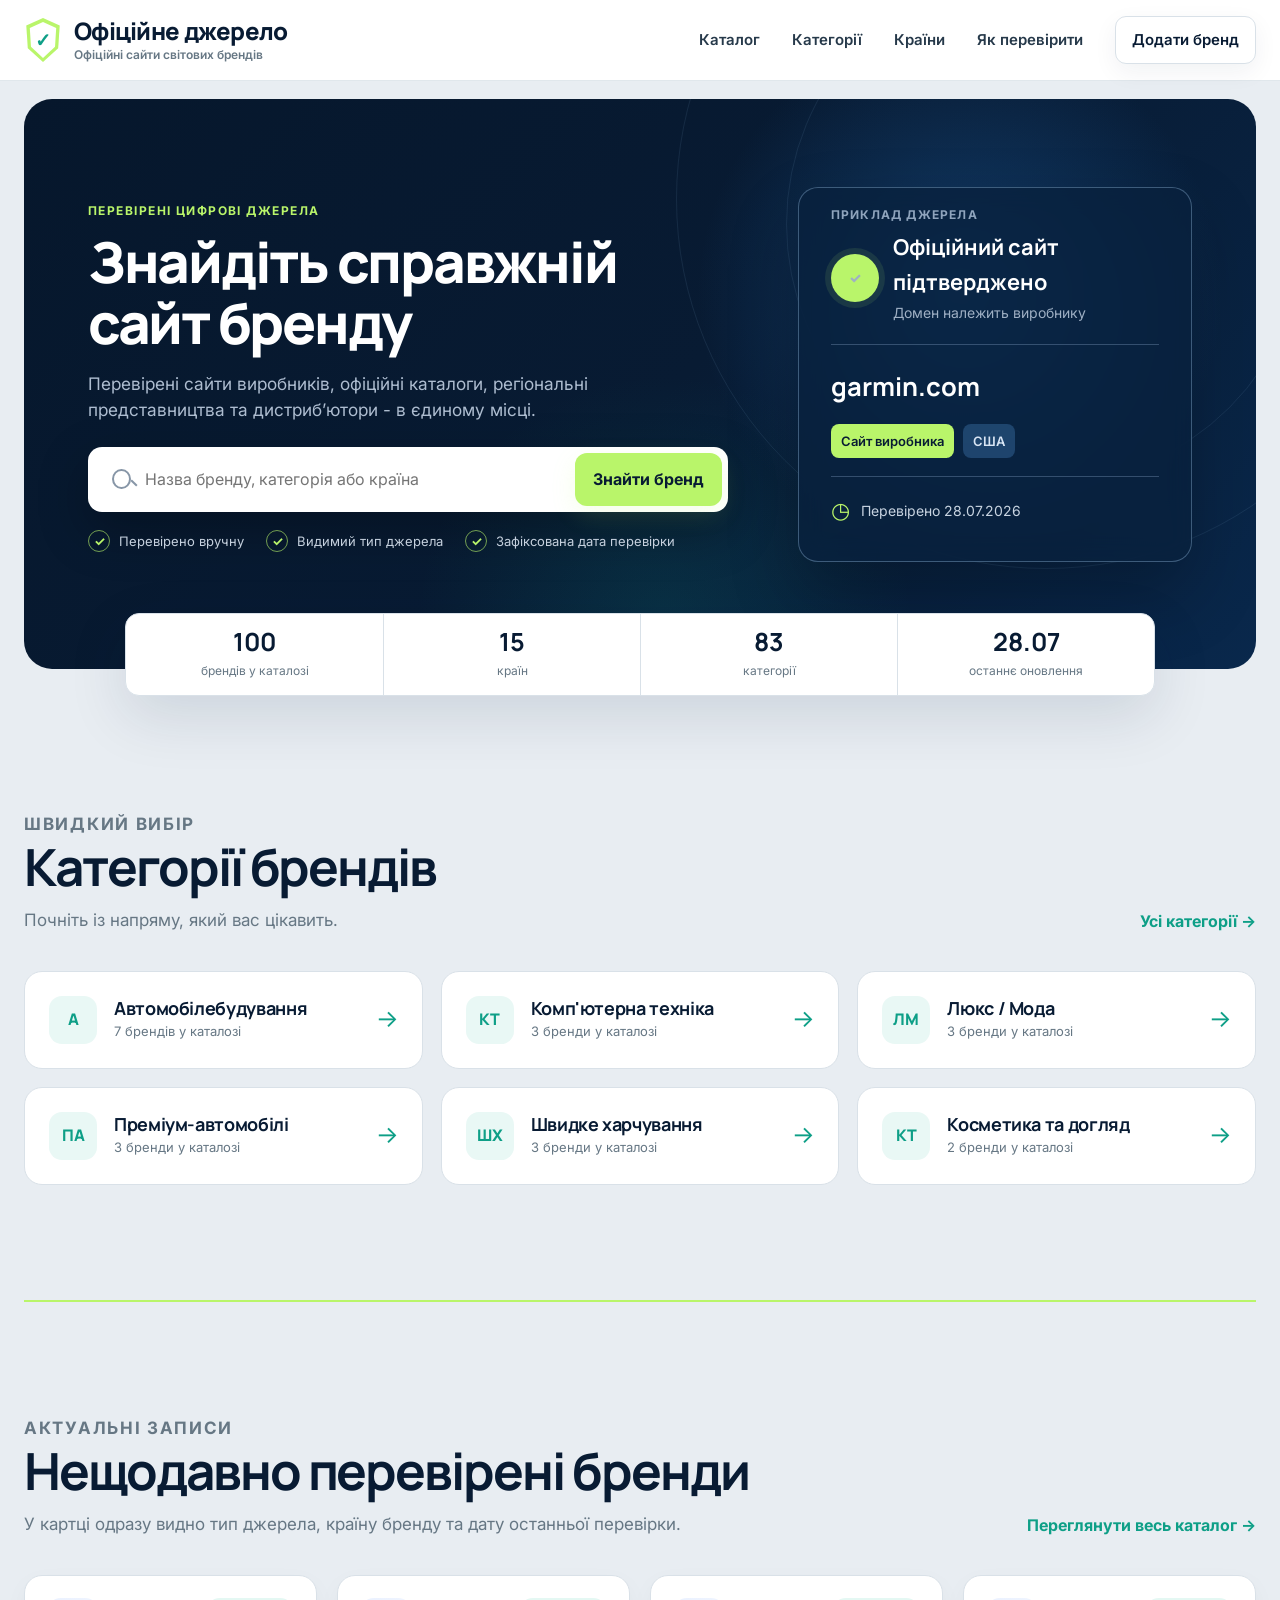
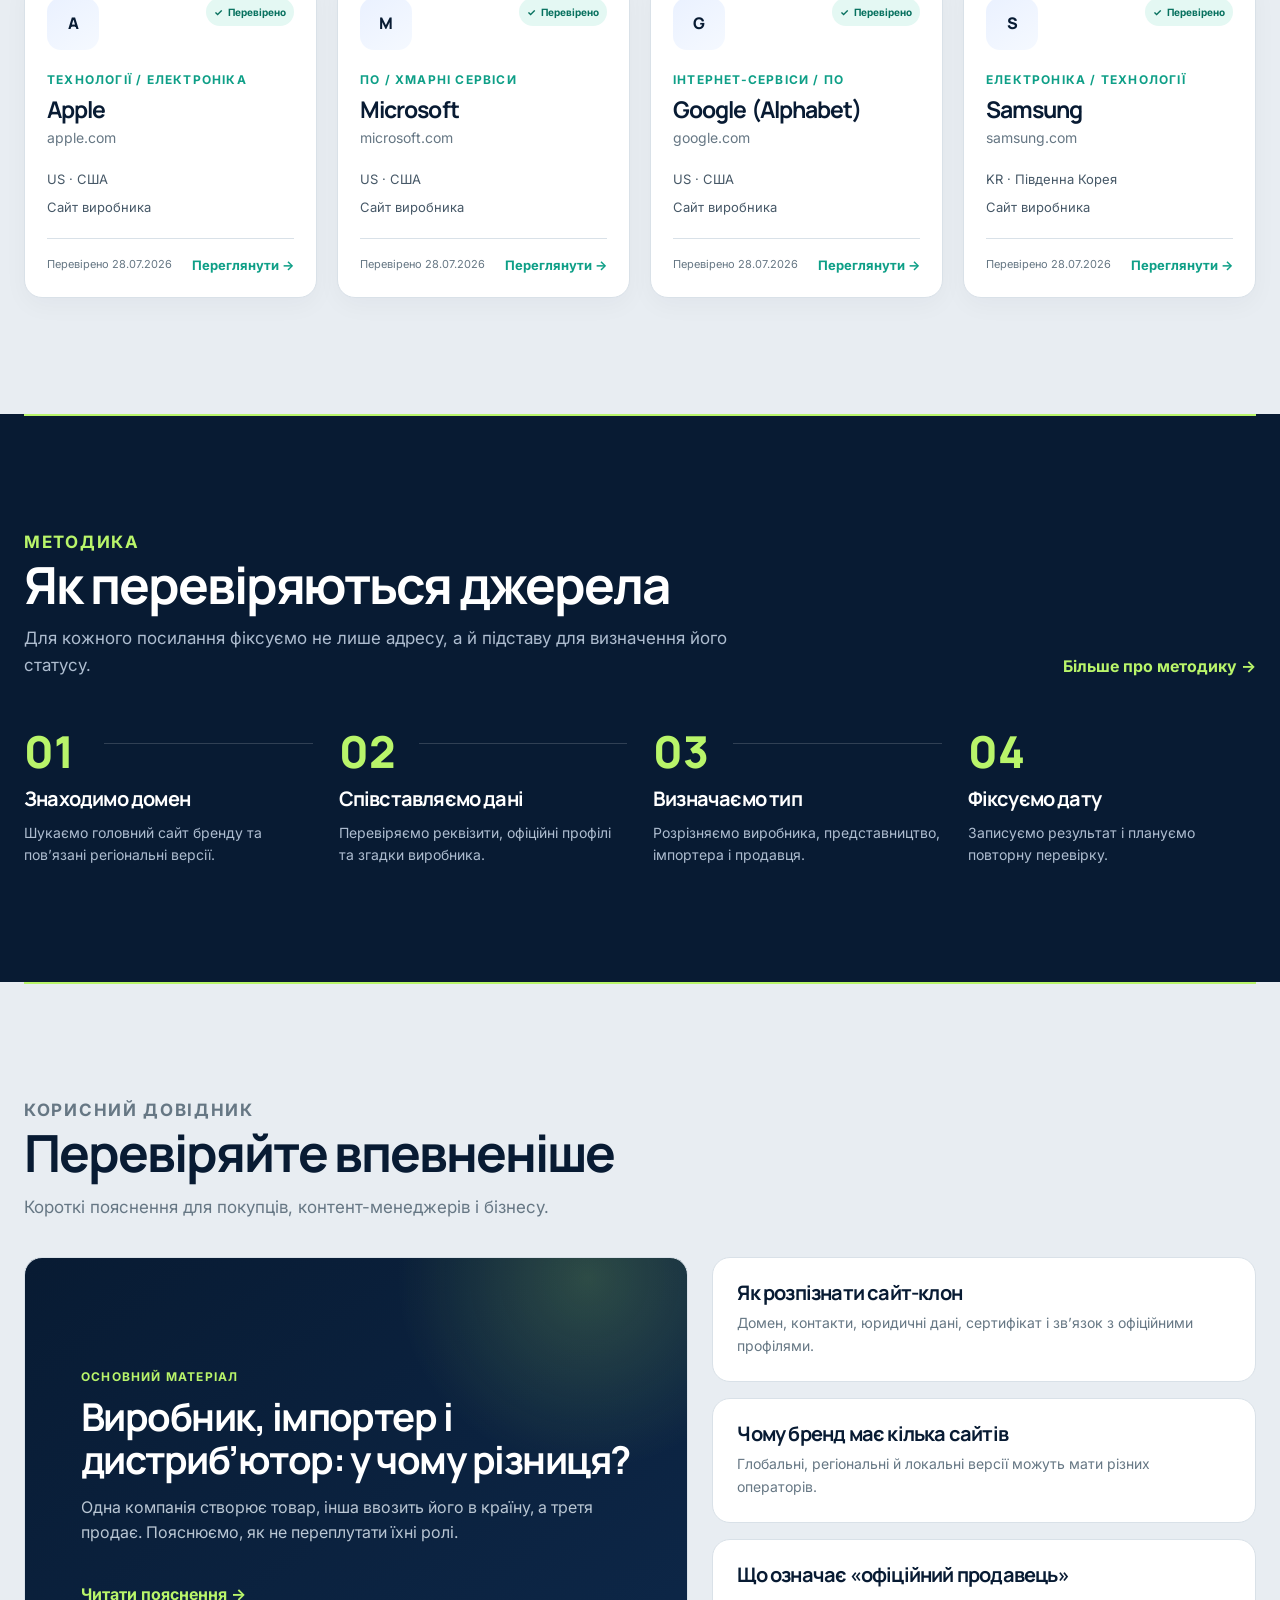
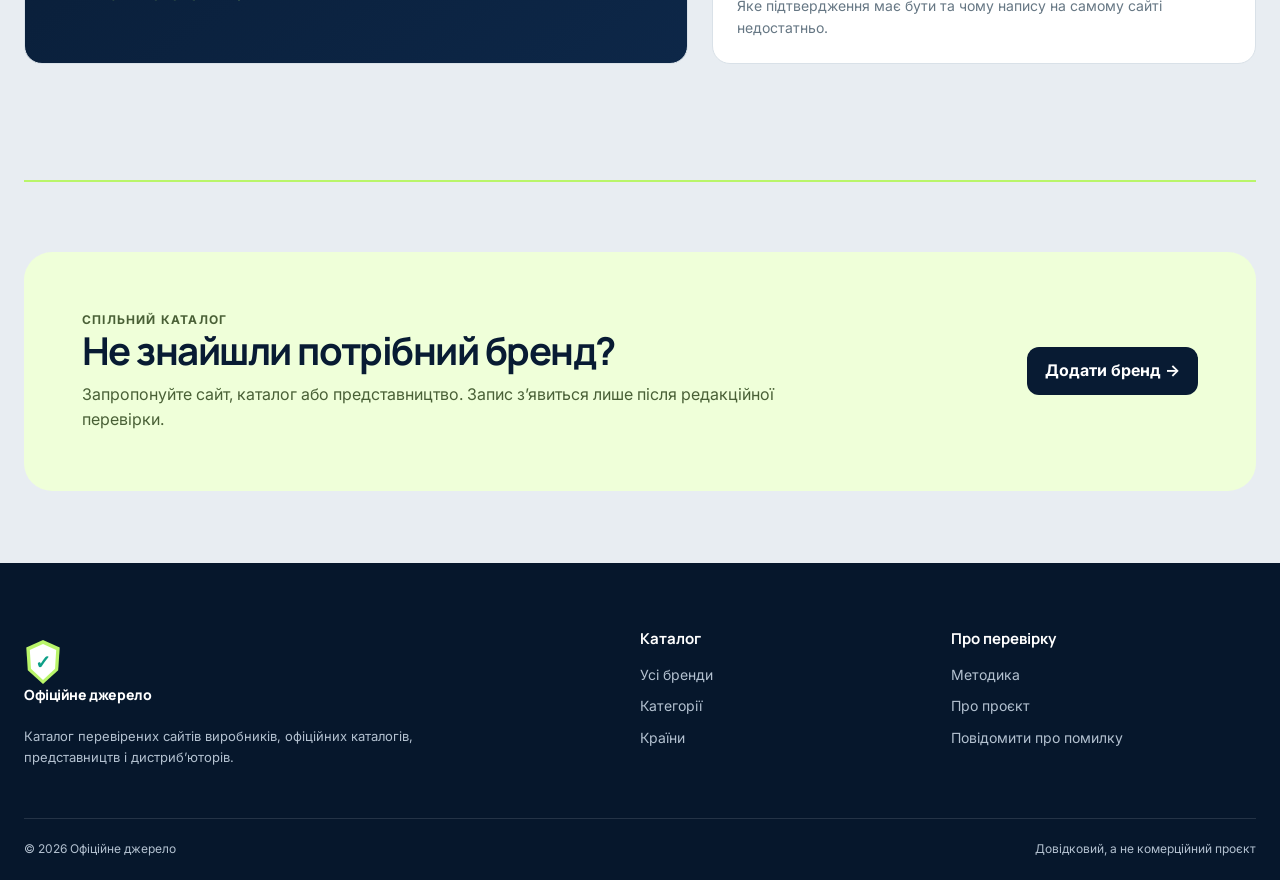
<file: index.html>
<!doctype html>
<html lang="uk">
<head>
  <meta charset="utf-8">
  <meta name="viewport" content="width=device-width, initial-scale=1">
  <title>Офіційне джерело - каталог справжніх сайтів брендів</title>
  <meta name="description" content="Знаходьте перевірені офіційні сайти виробників, каталоги, представництва та дистриб’юторів.">
  <meta name="theme-color" content="#081b33">
  <meta property="og:title" content="Офіційне джерело">
  <meta property="og:description" content="Каталог перевірених сайтів виробників, офіційних каталогів і представництв.">
  <meta property="og:type" content="website">
  <link rel="icon" href="favicon.svg" type="image/svg+xml">
  <link rel="stylesheet" href="style.css">
  <script src="data.js" defer></script>
  <script src="script.js" defer></script>
</head>
<body data-page="home">
  <div data-header></div>
  <main id="main">
    <div class="container hero-shell">
      <section class="hero" aria-labelledby="hero-title">
        <div class="hero-content">
          <p class="kicker">Перевірені цифрові джерела</p>
          <h1 id="hero-title">Знайдіть справжній сайт бренду</h1>
          <p class="hero-lead">Перевірені сайти виробників, офіційні каталоги, регіональні представництва та дистриб’ютори - в єдиному місці.</p>
          <form class="hero-search" id="hero-search" role="search">
            <label class="search-input-wrap">
              <span class="sr-only">Назва бренду, категорія або країна</span>
              <input type="search" name="q" placeholder="Назва бренду, категорія або країна" autocomplete="off">
            </label>
            <button type="submit">Знайти бренд</button>
          </form>
          <div class="trust-row" aria-label="Переваги каталогу">
            <span>Перевірено вручну</span>
            <span>Видимий тип джерела</span>
            <span>Зафіксована дата перевірки</span>
          </div>
        </div>

        <aside class="verification-card" aria-label="Приклад перевіреного джерела">
          <p class="verification-label">Приклад джерела</p>
          <div class="verified-heading">
            <span class="verified-check" aria-hidden="true">✓</span>
            <div>
              <strong>Офіційний сайт підтверджено</strong>
              <span>Домен належить виробнику</span>
            </div>
          </div>
          <div class="verified-domain">
            <a href="https://www.garmin.com/" target="_blank" rel="noopener">garmin.com</a>
          </div>
          <div class="verified-tags">
            <a class="tag tag-lime" href="https://www.garmin.com/" target="_blank" rel="noopener">Сайт виробника</a>
            <span class="tag">США</span>
          </div>
          <p class="checked-date">Перевірено 28.07.2026</p>
        </aside>
      </section>

      <div class="stats-strip" aria-label="Статистика каталогу">
        <div class="stat"><strong>100</strong><span>брендів у каталозі</span></div>
        <div class="stat"><strong>15</strong><span>країн</span></div>
        <div class="stat"><strong>83</strong><span>категорії</span></div>
        <div class="stat"><strong>28.07</strong><span>останнє оновлення</span></div>
      </div>
    </div>

    <div class="home-surface">
      <section class="section section-alt">
        <div class="container">
          <div class="section-head">
            <div>
              <p class="eyebrow">Швидкий вибір</p>
              <h2>Категорії брендів</h2>
              <p>Почніть із напряму, який вас цікавить.</p>
            </div>
            <a class="section-link" href="categories.html">Усі категорії →</a>
          </div>
          <div class="category-grid" id="home-category-grid"></div>
        </div>
      </section>

      <section class="section">
        <div class="container">
          <div class="section-head">
            <div>
              <p class="eyebrow">Актуальні записи</p>
              <h2>Нещодавно перевірені бренди</h2>
              <p>У картці одразу видно тип джерела, країну бренду та дату останньої перевірки.</p>
            </div>
            <a class="section-link" href="catalog.html">Переглянути весь каталог →</a>
          </div>
          <div class="brand-grid" id="recent-brands"></div>
        </div>
      </section>

      <section class="section section-dark">
        <div class="container">
          <div class="section-head">
            <div>
              <p class="eyebrow" style="color:var(--lime)">Методика</p>
              <h2 style="color:#fff">Як перевіряються джерела</h2>
              <p style="color:#aebdd0">Для кожного посилання фіксуємо не лише адресу, а й підставу для визначення його статусу.</p>
            </div>
            <a class="section-link" style="color:var(--lime)" href="verify.html">Більше про методику →</a>
          </div>
          <div class="steps">
            <article class="step"><h3>Знаходимо домен</h3><p>Шукаємо головний сайт бренду та пов’язані регіональні версії.</p></article>
            <article class="step"><h3>Співставляємо дані</h3><p>Перевіряємо реквізити, офіційні профілі та згадки виробника.</p></article>
            <article class="step"><h3>Визначаємо тип</h3><p>Розрізняємо виробника, представництво, імпортера і продавця.</p></article>
            <article class="step"><h3>Фіксуємо дату</h3><p>Записуємо результат і плануємо повторну перевірку.</p></article>
          </div>
        </div>
      </section>

      <section class="section">
        <div class="container">
          <div class="section-head">
            <div>
              <p class="eyebrow">Корисний довідник</p>
              <h2>Перевіряйте впевненіше</h2>
              <p>Короткі пояснення для покупців, контент-менеджерів і бізнесу.</p>
            </div>
          </div>
          <div class="guide-grid">
            <article class="guide-feature">
              <p class="eyebrow">Основний матеріал</p>
              <h3>Виробник, імпортер і дистриб’ютор: у чому різниця?</h3>
              <p>Одна компанія створює товар, інша ввозить його в країну, а третя продає. Пояснюємо, як не переплутати їхні ролі.</p>
              <a href="verify.html#roles">Читати пояснення →</a>
            </article>
            <div class="guide-list">
              <article><h3>Як розпізнати сайт-клон</h3><p>Домен, контакти, юридичні дані, сертифікат і зв’язок з офіційними профілями.</p></article>
              <article><h3>Чому бренд має кілька сайтів</h3><p>Глобальні, регіональні й локальні версії можуть мати різних операторів.</p></article>
              <article><h3>Що означає «офіційний продавець»</h3><p>Яке підтвердження має бути та чому напису на самому сайті недостатньо.</p></article>
            </div>
          </div>
        </div>
      </section>

      <section class="section-tight">
        <div class="container cta-panel">
          <div><p class="eyebrow">Спільний каталог</p><h2>Не знайшли потрібний бренд?</h2><p>Запропонуйте сайт, каталог або представництво. Запис з’явиться лише після редакційної перевірки.</p></div>
          <a class="btn btn-dark" href="submit.html">Додати бренд →</a>
        </div>
      </section>
    </div>
  </main>
  <div data-footer></div>
  <button class="back-top" id="back-top" type="button" aria-label="Повернутися нагору">↑</button>
</body>
</html>
</file>
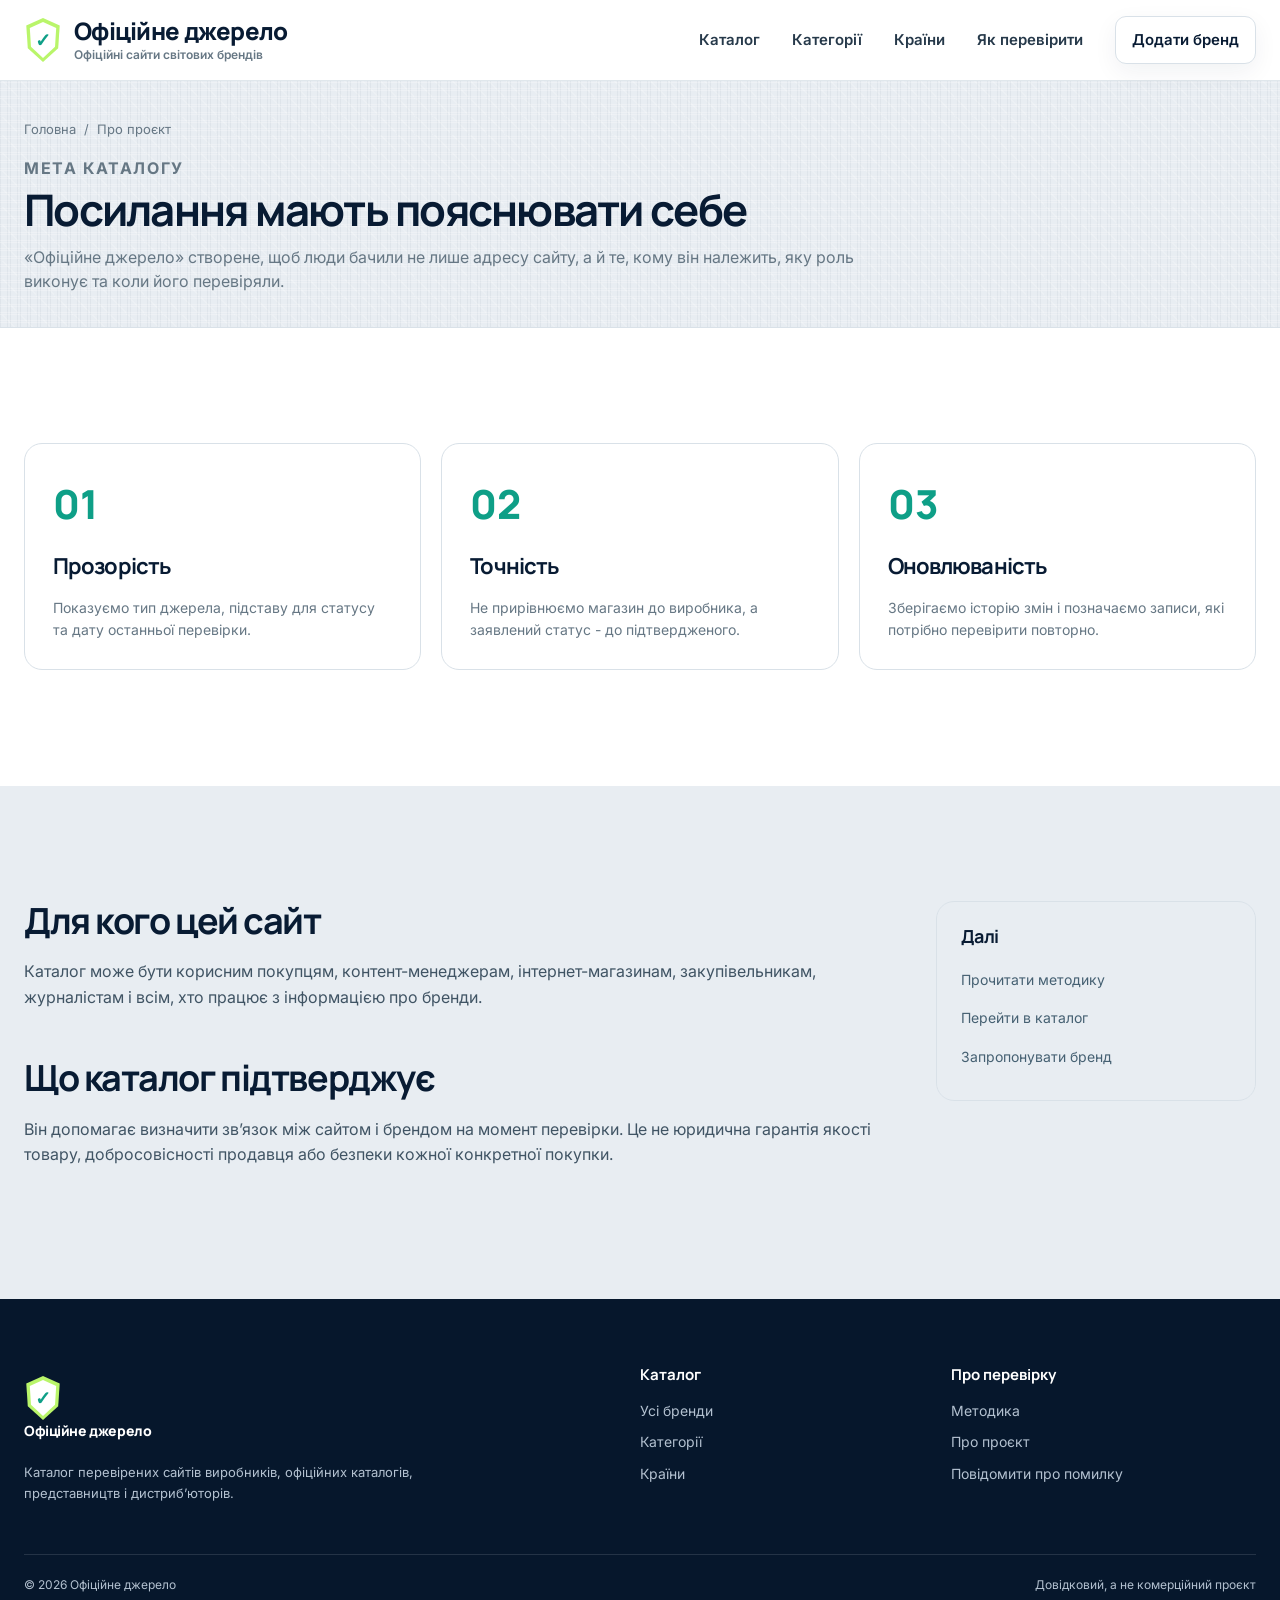
<file: about.html>
<!doctype html>
<html lang="uk">
<head>
  <meta charset="utf-8">
  <meta name="viewport" content="width=device-width, initial-scale=1">
  <title>Про проєкт - Офіційне джерело</title>
  <meta name="description" content="Мета, принципи та обмеження каталогу Офіційне джерело.">
  <link rel="icon" href="favicon.svg" type="image/svg+xml">
  <link rel="stylesheet" href="style.css">
  <script src="data.js" defer></script><script src="script.js" defer></script>
</head>
<body data-page="about">
  <div data-header></div>
  <main id="main">
    <section class="page-hero"><div class="container"><nav class="breadcrumbs" aria-label="Хлібні крихти"><a href="index.html">Головна</a><span>/</span><span>Про проєкт</span></nav><div class="page-intro"><p class="eyebrow">Мета каталогу</p><h1>Посилання мають пояснювати себе</h1><p>«Офіційне джерело» створене, щоб люди бачили не лише адресу сайту, а й те, кому він належить, яку роль виконує та коли його перевіряли.</p></div></div></section>
    <section class="section">
      <div class="container">
        <div class="about-values">
          <article class="value-card"><span>01</span><h2>Прозорість</h2><p>Показуємо тип джерела, підставу для статусу та дату останньої перевірки.</p></article>
          <article class="value-card"><span>02</span><h2>Точність</h2><p>Не прирівнюємо магазин до виробника, а заявлений статус - до підтвердженого.</p></article>
          <article class="value-card"><span>03</span><h2>Оновлюваність</h2><p>Зберігаємо історію змін і позначаємо записи, які потрібно перевірити повторно.</p></article>
        </div>
      </div>
    </section>
    <section class="section section-alt">
      <div class="container content-two-col">
        <article class="article-content">
          <h2>Для кого цей сайт</h2><p>Каталог може бути корисним покупцям, контент-менеджерам, інтернет-магазинам, закупівельникам, журналістам і всім, хто працює з інформацією про бренди.</p>
          <h2>Що каталог підтверджує</h2><p>Він допомагає визначити зв’язок між сайтом і брендом на момент перевірки. Це не юридична гарантія якості товару, добросовісності продавця або безпеки кожної конкретної покупки.</p>
        </article>
        <aside class="side-nav"><h2>Далі</h2><a href="verify.html">Прочитати методику</a><a href="catalog.html">Перейти в каталог</a><a href="submit.html">Запропонувати бренд</a></aside>
      </div>
    </section>
  </main>
  <div data-footer></div>
</body>
</html>
</file>
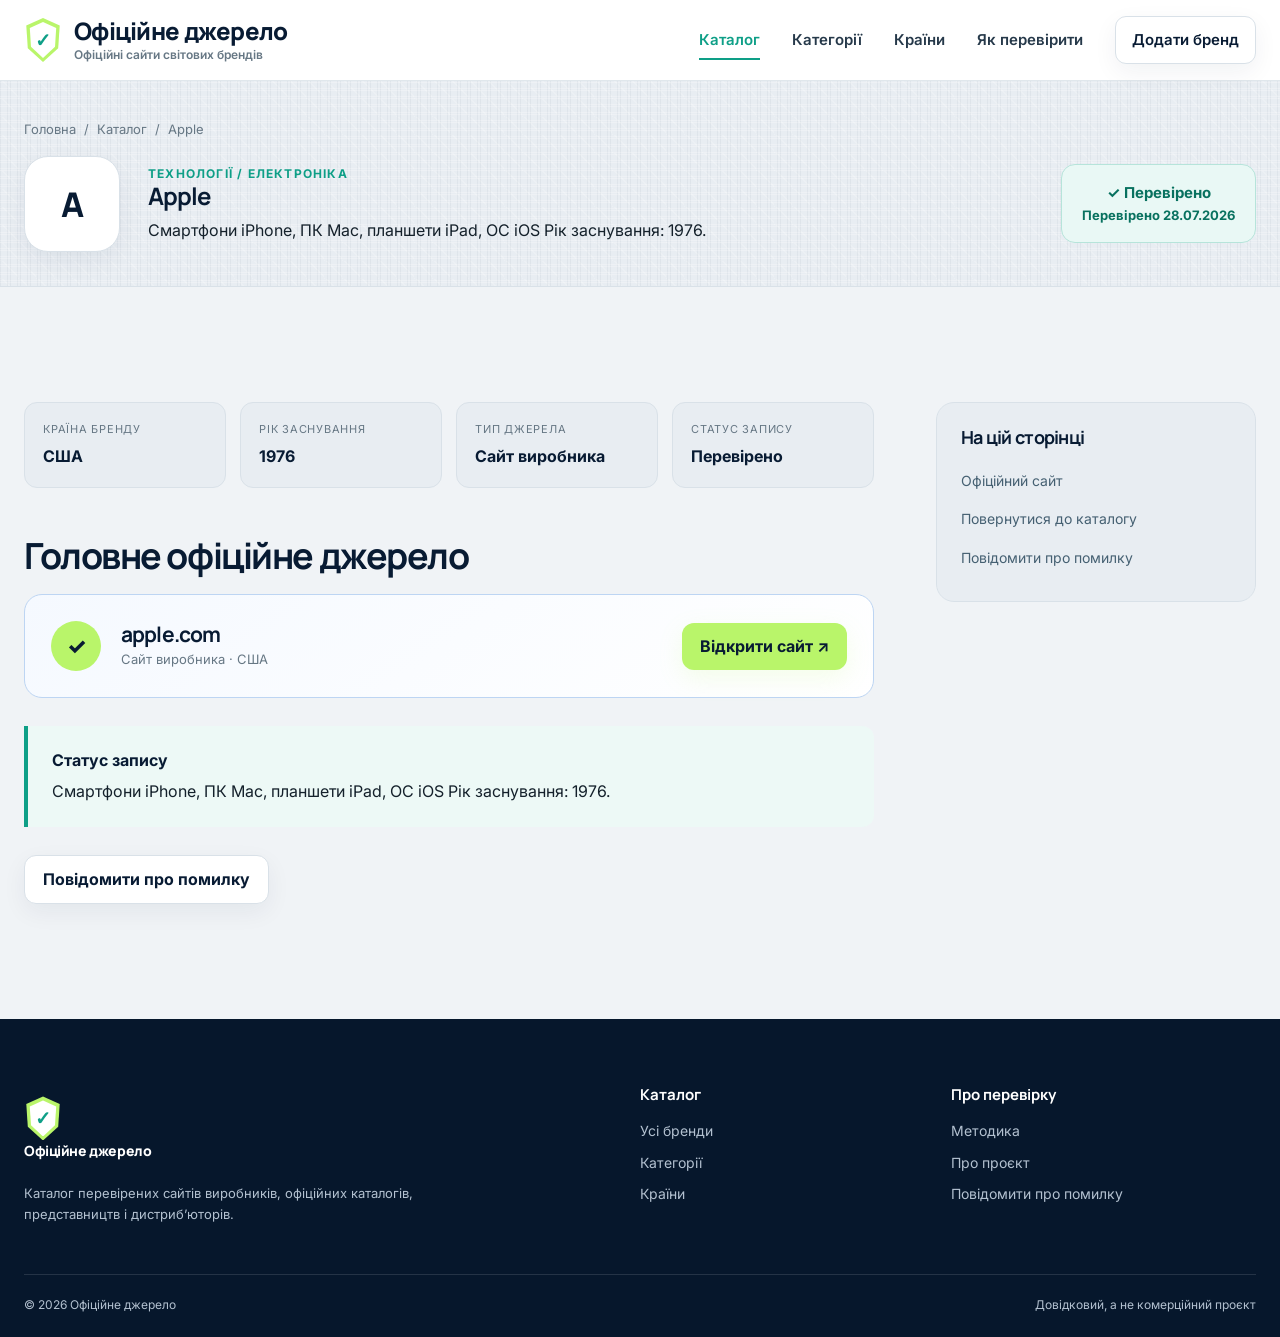
<file: brand.html>
<!doctype html>
<html lang="uk">
<head>
  <meta charset="utf-8">
  <meta name="viewport" content="width=device-width, initial-scale=1">
  <title>Apple: офіційний сайт і країна — Офіційне джерело</title>
  <meta name="description" content="Сторінка бренду з офіційним сайтом, країною, категорією та датою перевірки.">
  <link rel="icon" href="favicon.svg" type="image/svg+xml">
  <link rel="stylesheet" href="style.css">
  <script src="data.js" defer></script><script src="script.js" defer></script>
</head>
<body data-page="catalog">
  <div data-header></div>
  <main id="main">
    <section class="page-hero">
      <div class="container">
        <nav class="breadcrumbs" aria-label="Хлібні крихти"><a href="index.html">Головна</a><span>/</span><a href="catalog.html">Каталог</a><span>/</span><span id="brand-breadcrumb-name">Apple</span></nav>
        <div class="brand-profile-head">
          <div class="brand-profile-logo" id="brand-profile-logo" aria-hidden="true">A</div>
          <div><p class="eyebrow" id="brand-profile-category">Технології / Електроніка</p><h1 id="brand-profile-name">Apple</h1><p id="brand-profile-description">Смартфони iPhone, ПК Mac, планшети iPad, ОС iOS Рік заснування: 1976.</p></div>
          <div class="brand-status-panel"><strong>✓ Перевірено</strong>Перевірено 28.07.2026</div>
        </div>
      </div>
    </section>

    <section class="section">
      <div class="container content-two-col">
        <article class="article-content">
          <div class="facts-grid">
            <div class="fact-card"><span>Країна бренду</span><strong id="brand-profile-country">США</strong></div>
            <div class="fact-card"><span>Рік заснування</span><strong id="brand-profile-year">1976</strong></div>
            <div class="fact-card"><span>Тип джерела</span><strong id="brand-profile-type">Сайт виробника</strong></div>
            <div class="fact-card"><span>Статус запису</span><strong id="brand-profile-status">Перевірено</strong></div>
          </div>

          <h2 id="official">Головне офіційне джерело</h2>
          <div class="source-card">
            <span class="source-check" aria-hidden="true">✓</span>
            <div><h3 id="brand-source-domain">apple.com</h3><p id="brand-source-type">Сайт виробника · США</p></div>
            <a class="btn" id="brand-source-link" href="https://www.apple.com" target="_blank" rel="noopener noreferrer">Відкрити сайт ↗</a>
          </div>
          <div class="callout" id="brand-source-reason"><strong>Статус запису</strong>Смартфони iPhone, ПК Mac, планшети iPad, ОС iOS Рік заснування: 1976.</div>

          <a class="btn btn-secondary" id="report-error" href="submit.html?type=error">Повідомити про помилку</a>
        </article>
        <aside class="side-nav">
          <h2>На цій сторінці</h2>
          <a href="#official">Офіційний сайт</a><a href="catalog.html">Повернутися до каталогу</a><a href="submit.html?type=error">Повідомити про помилку</a>
        </aside>
      </div>
    </section>
  </main>
  <div data-footer></div><button class="back-top" id="back-top" type="button" aria-label="Повернутися нагору">↑</button>
</body>
</html>
</file>
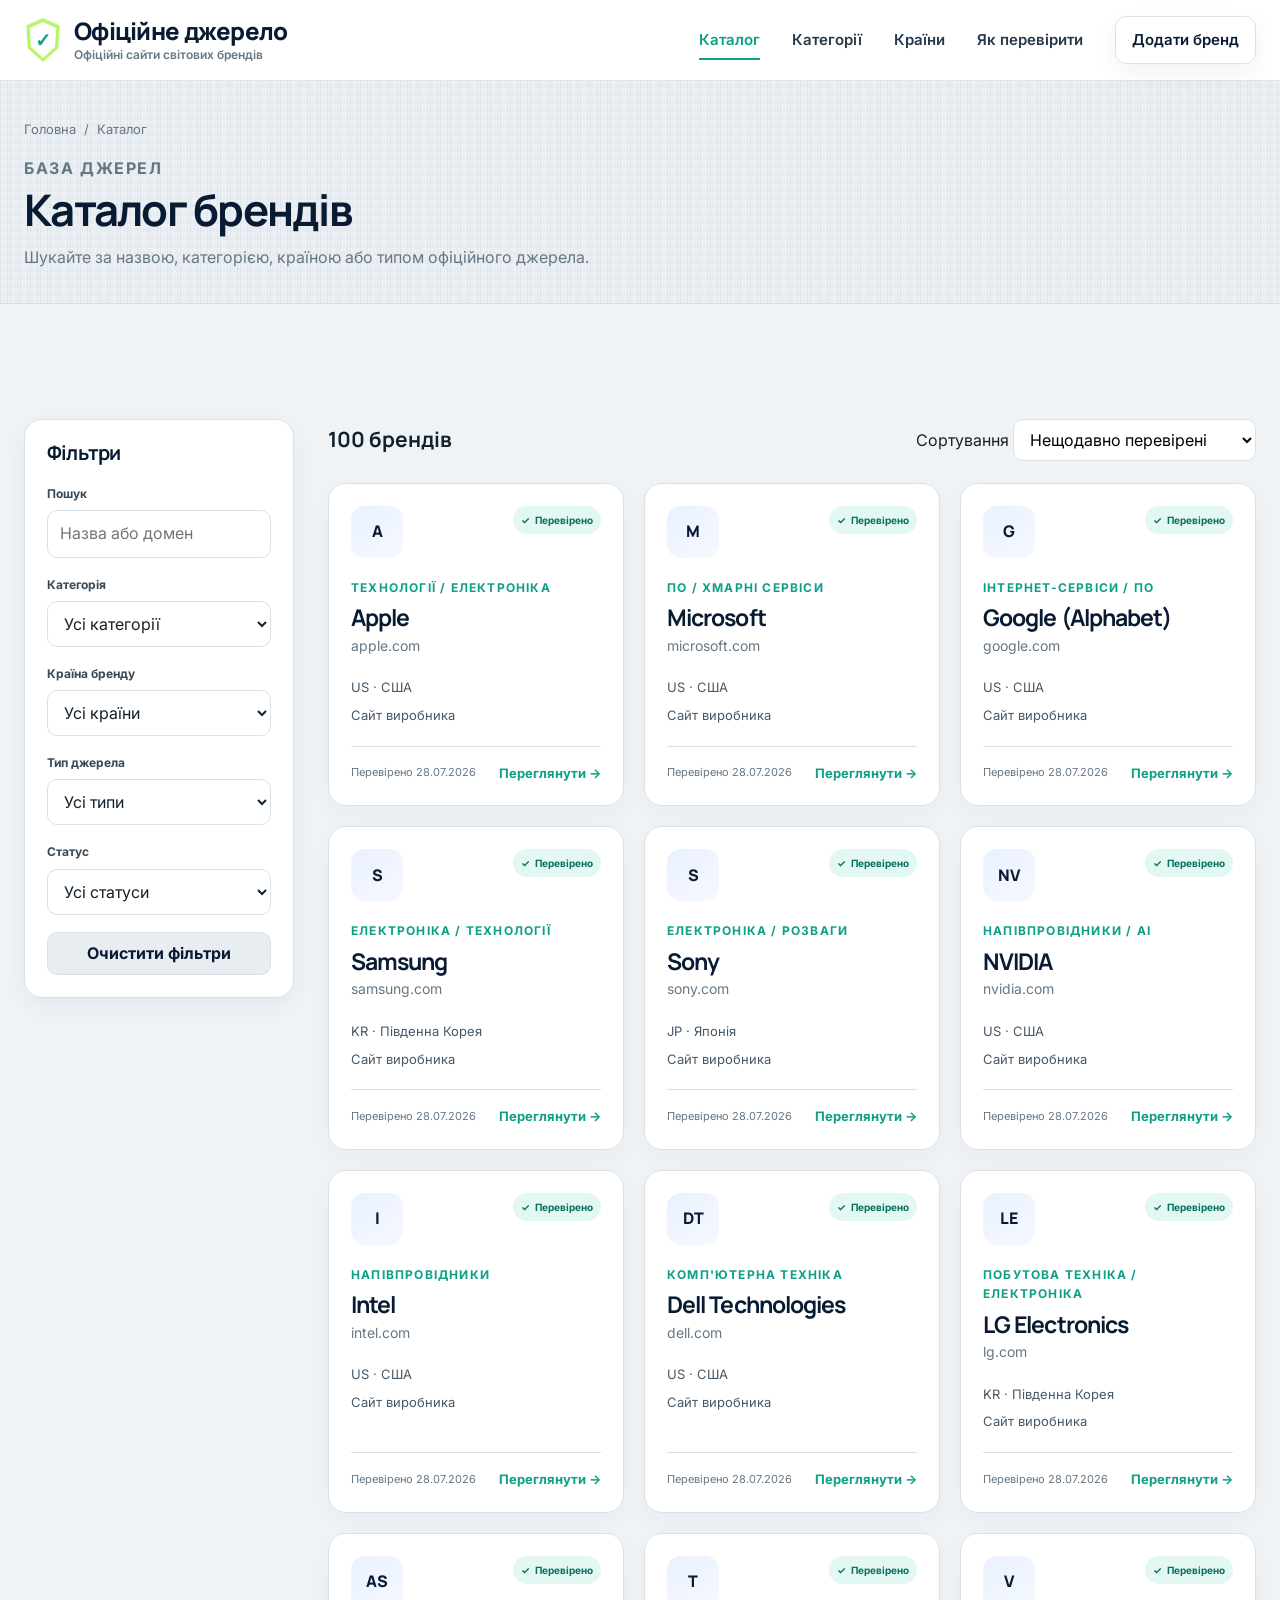
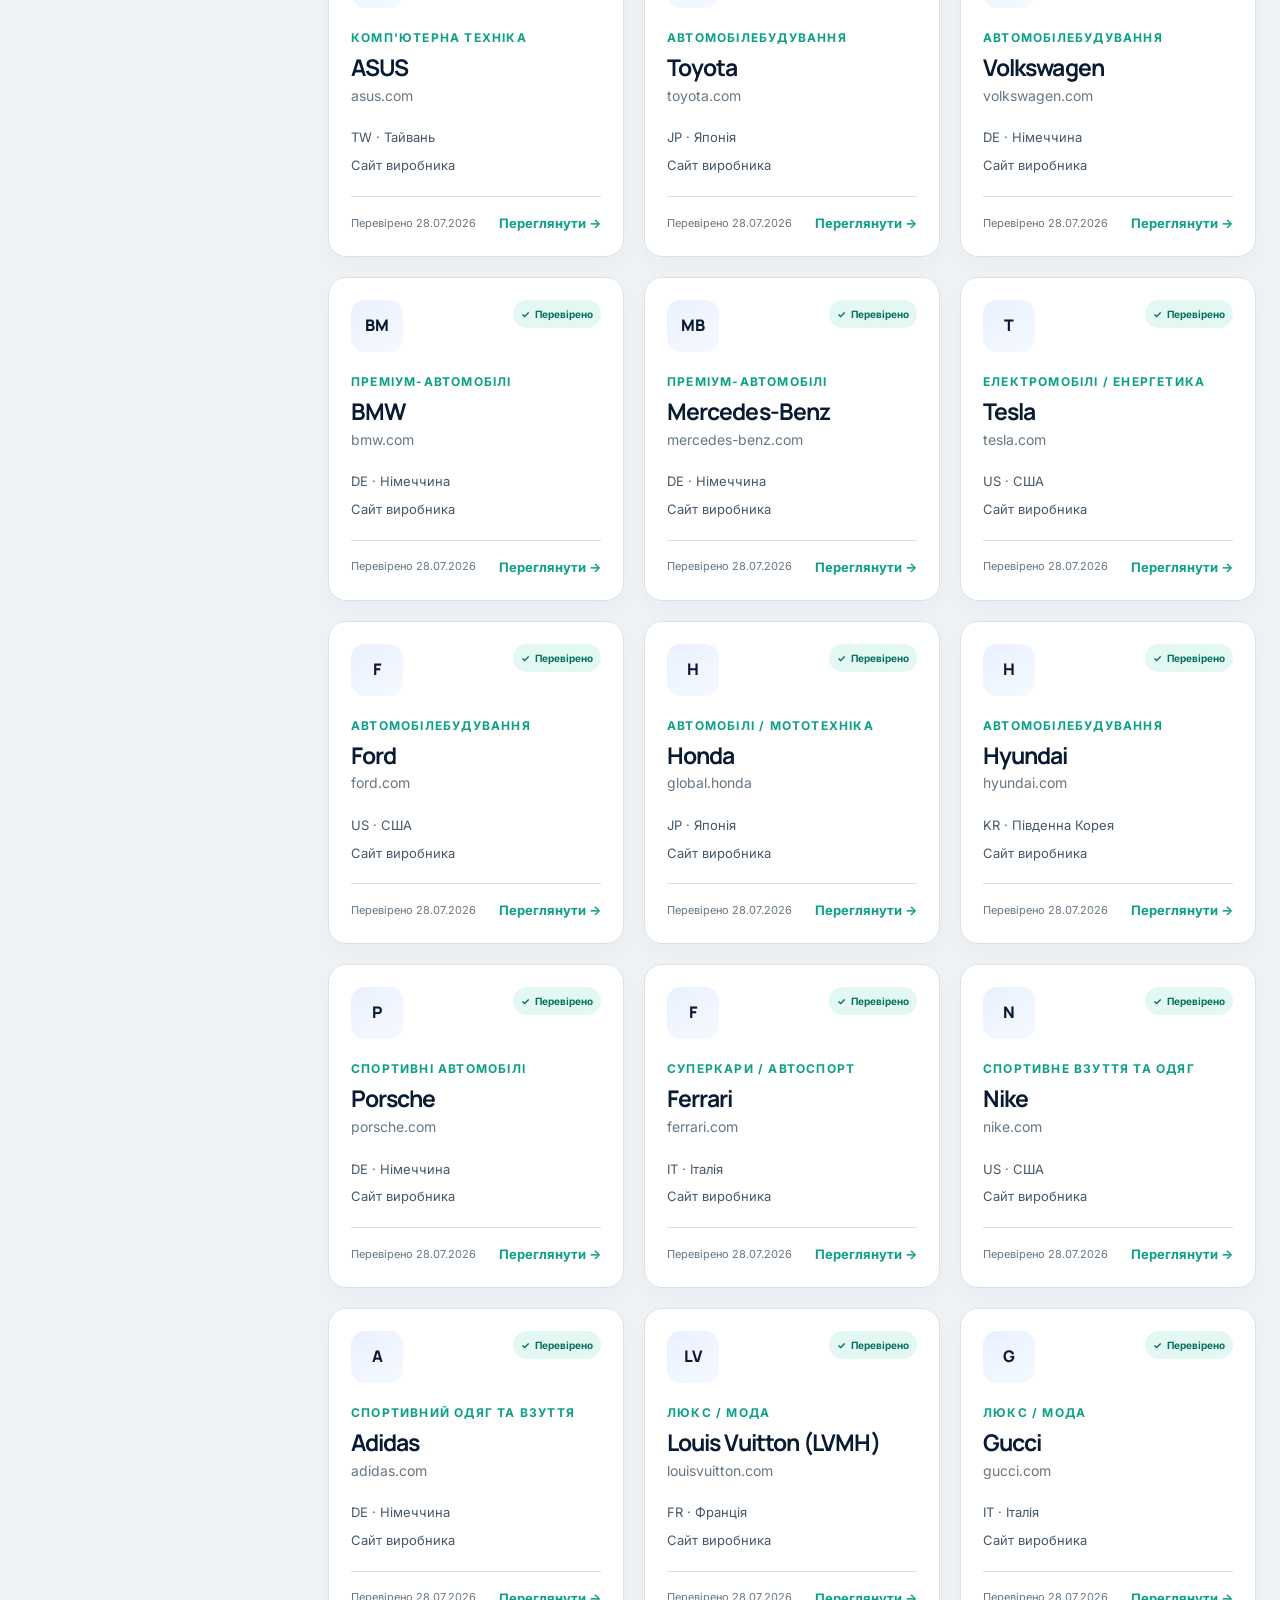
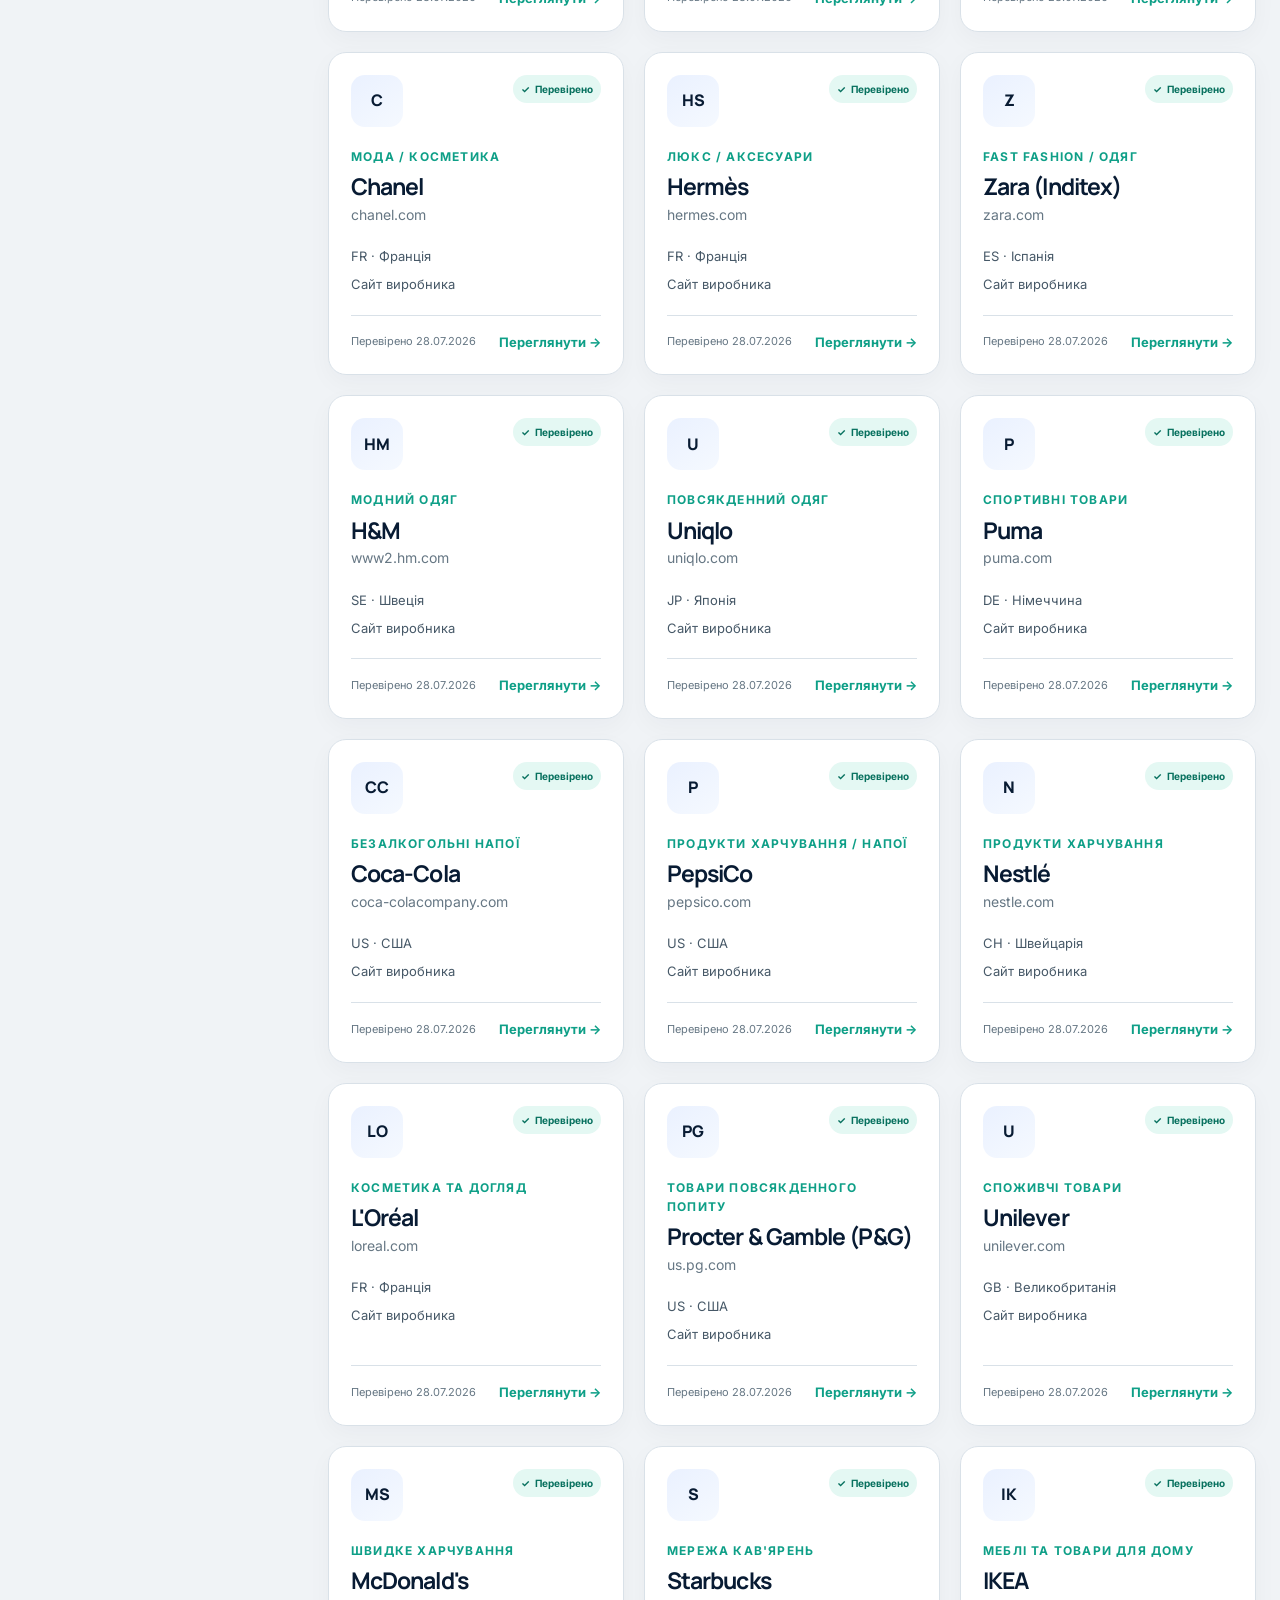
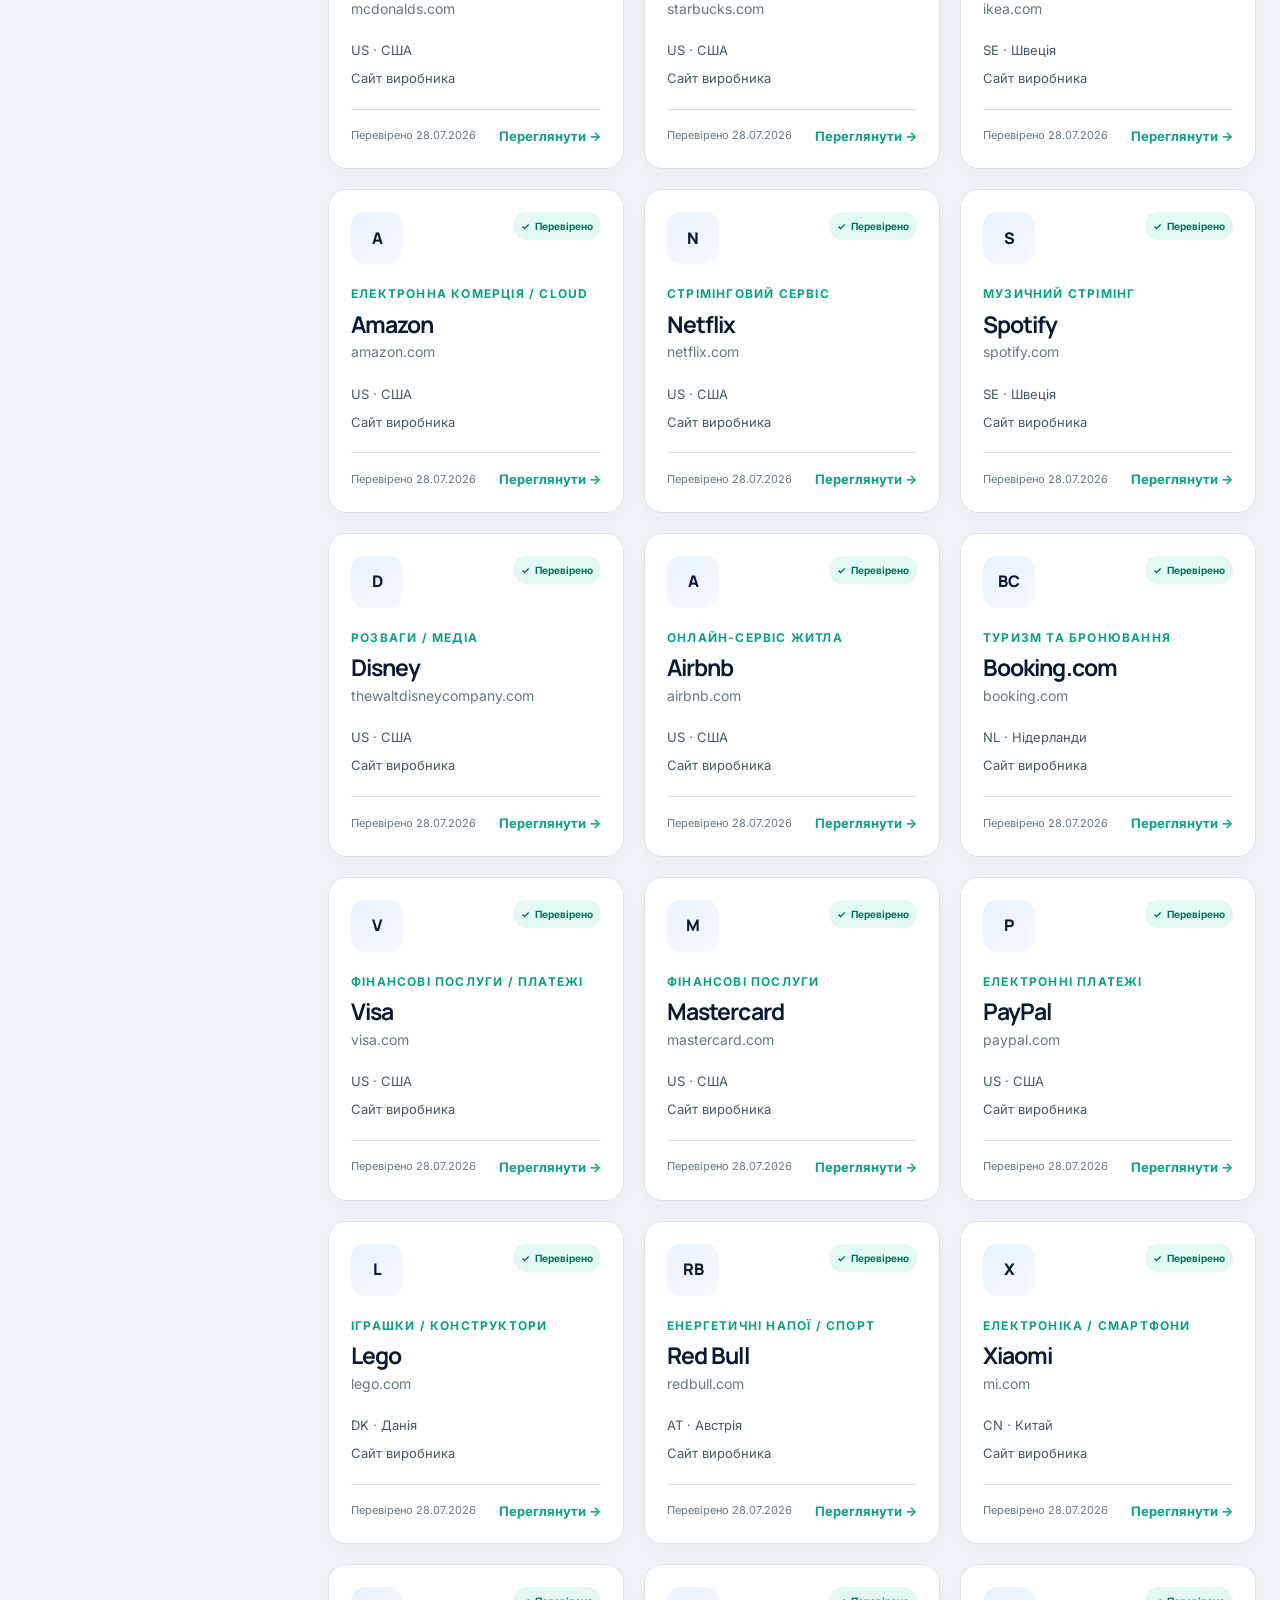
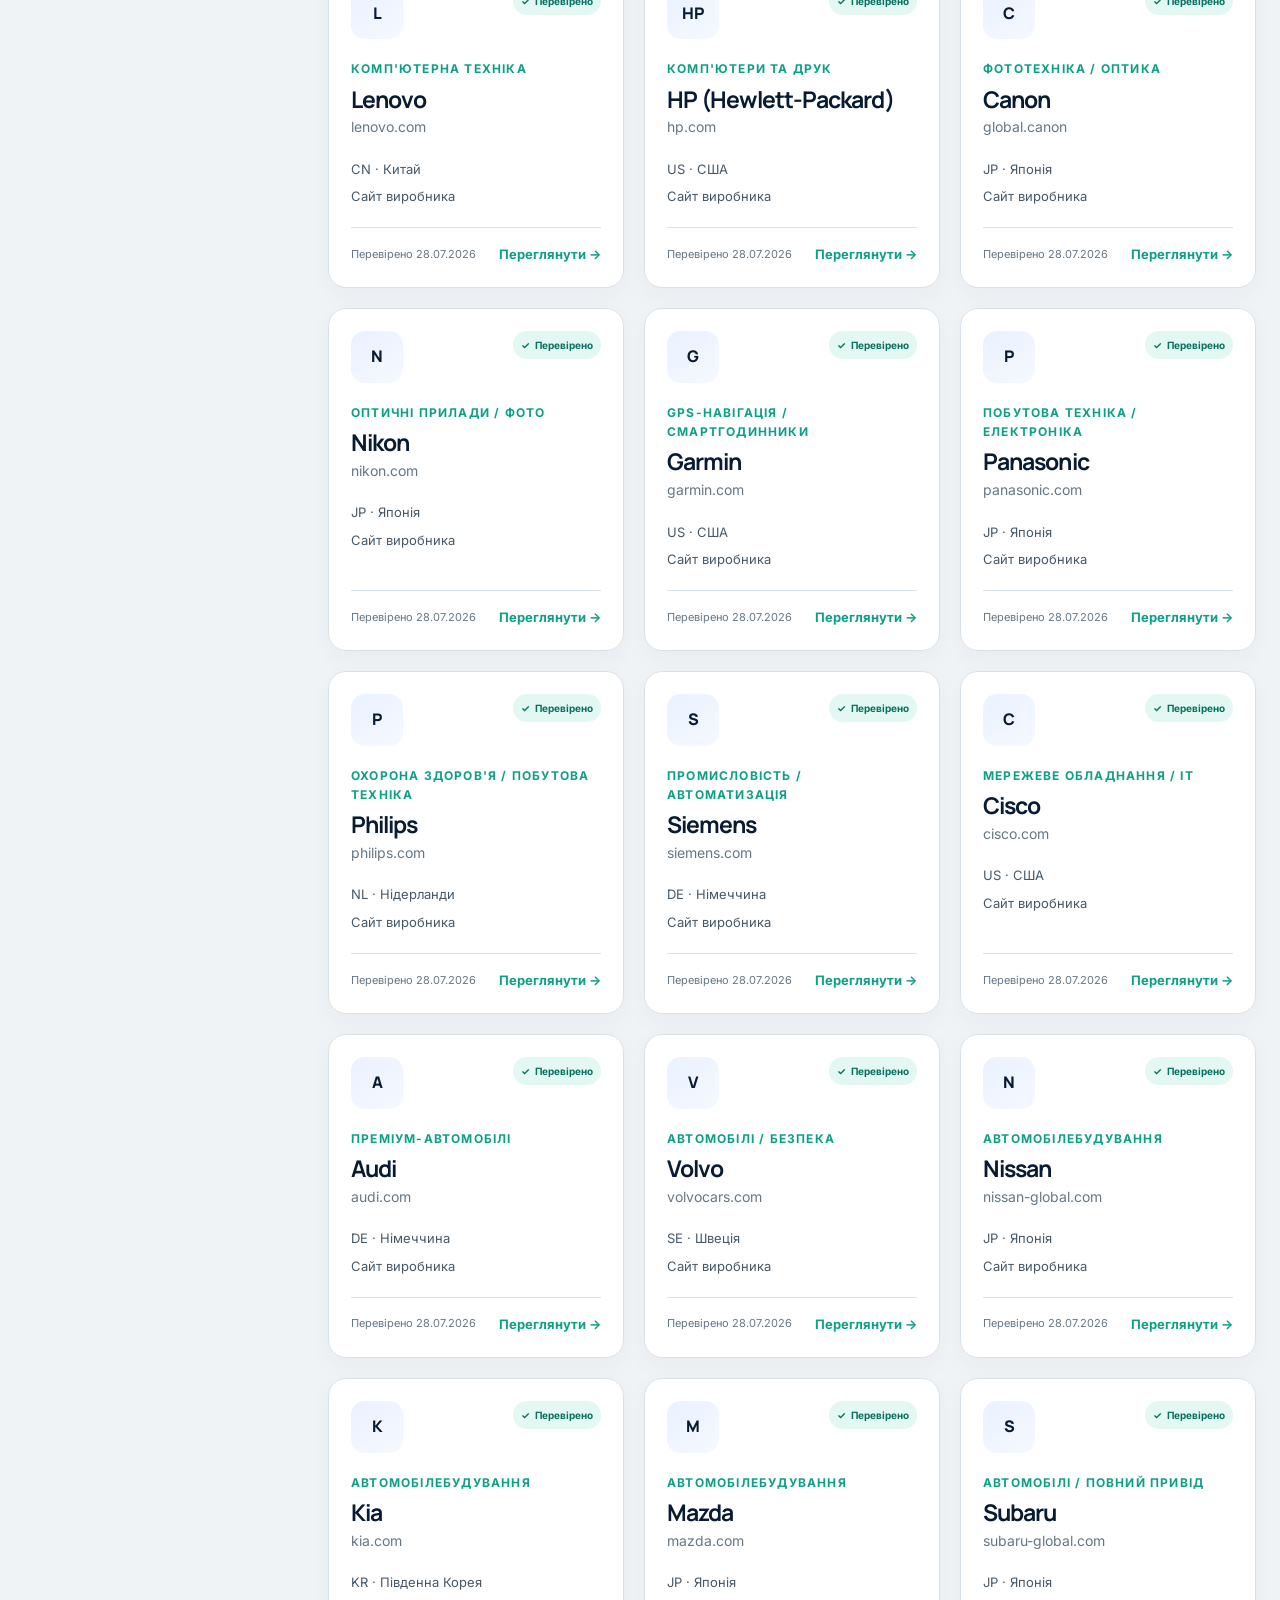
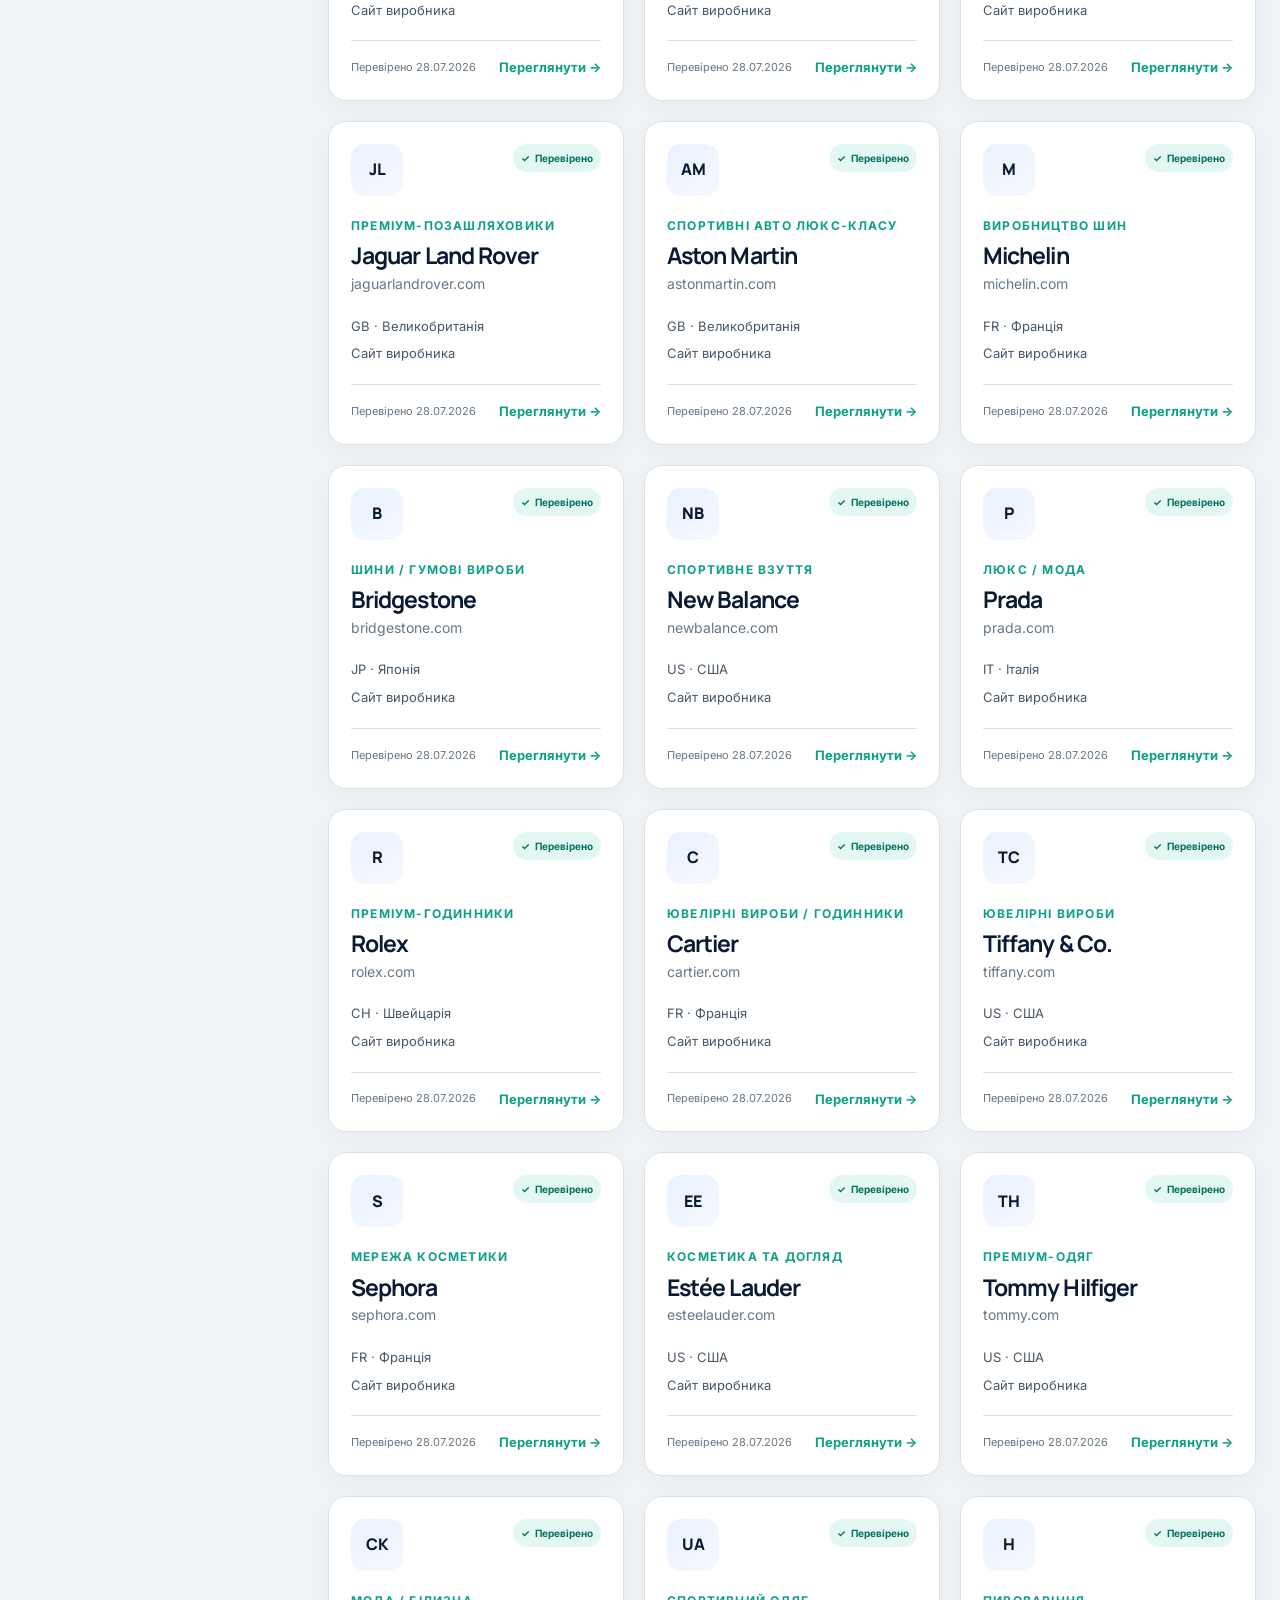
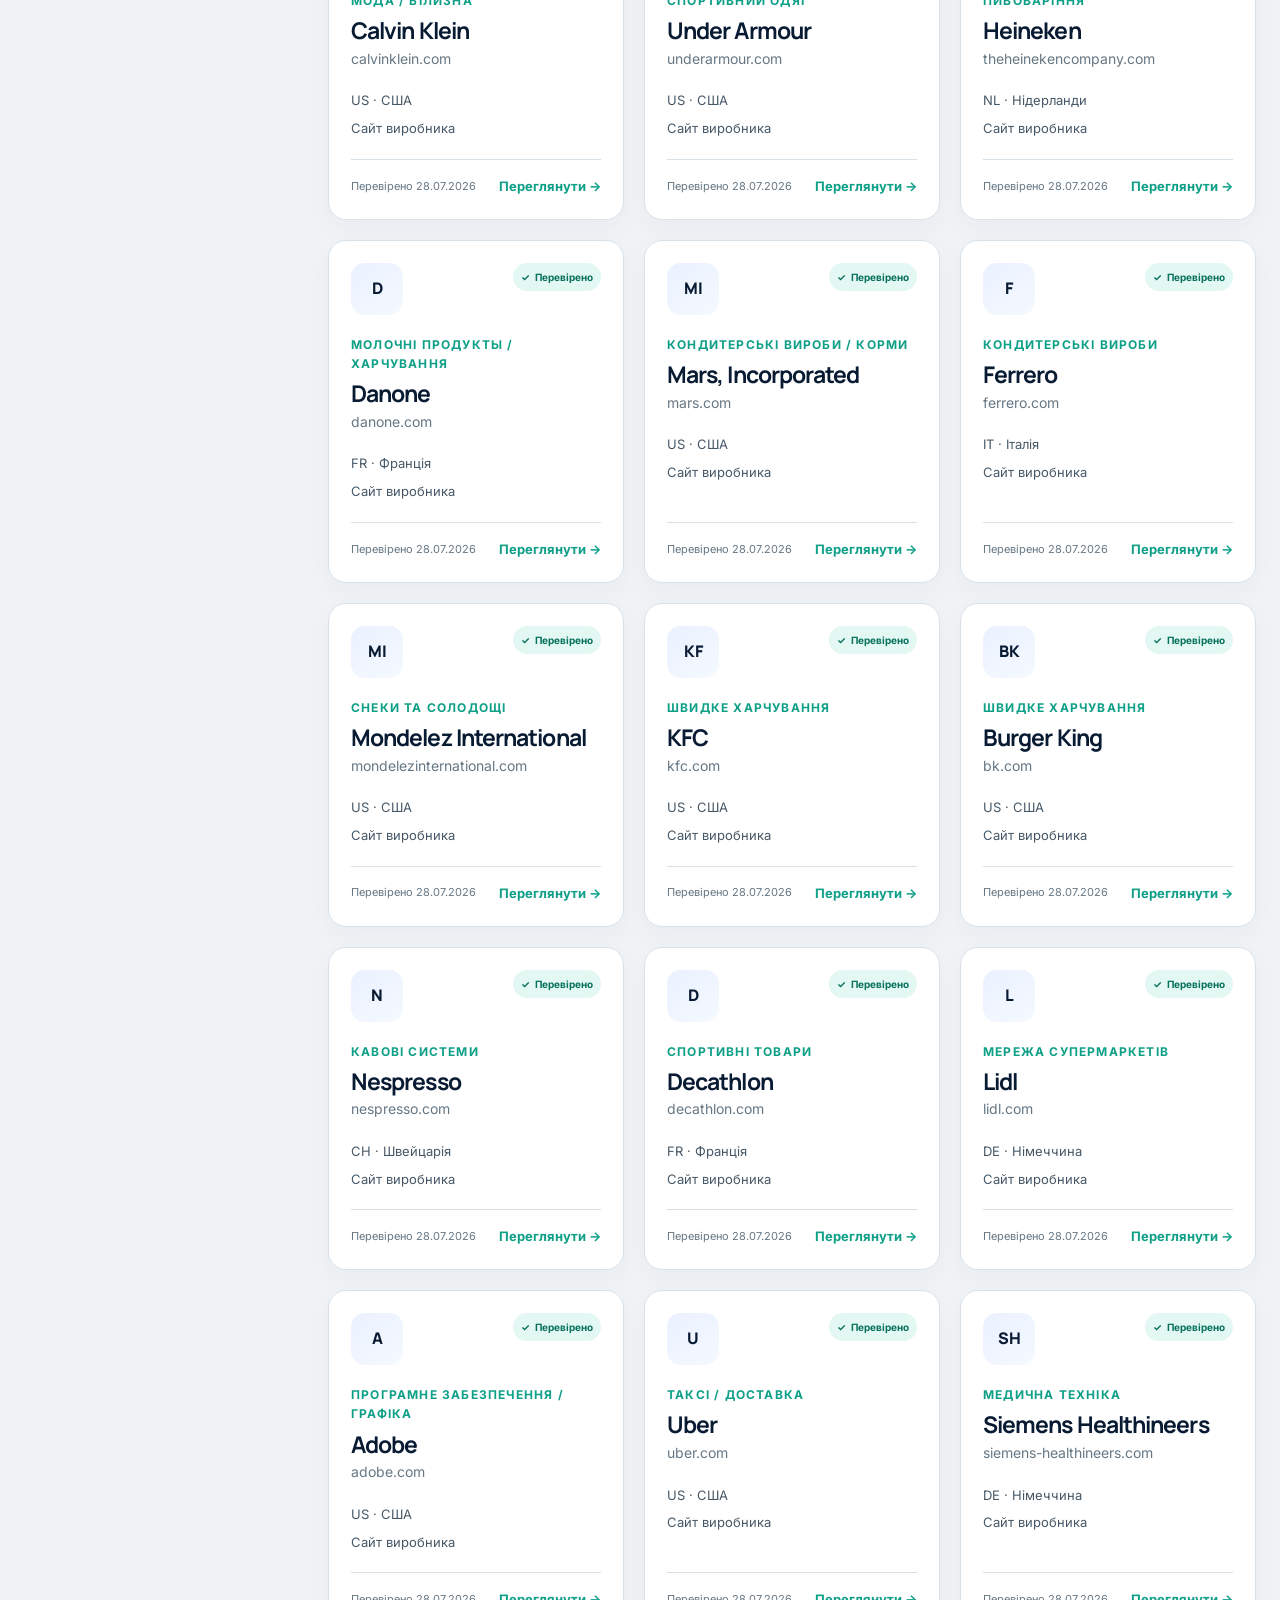
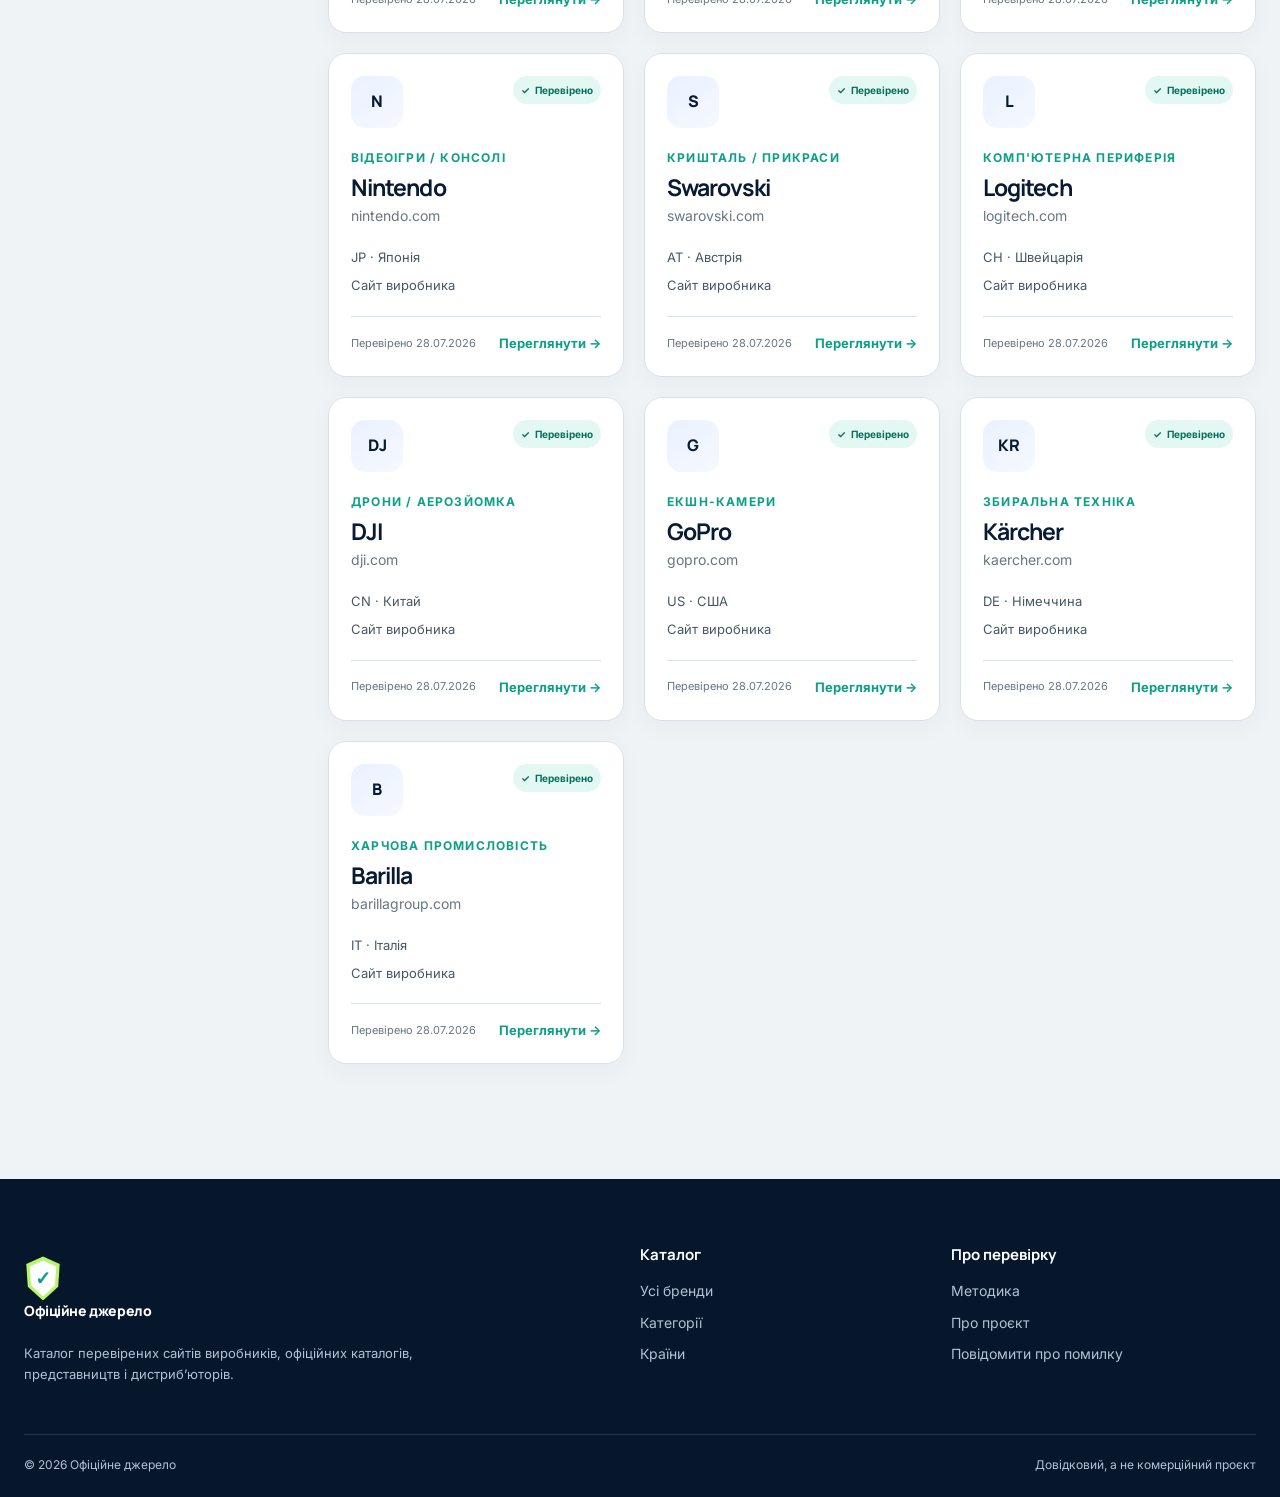
<file: catalog.html>
<!doctype html>
<html lang="uk">
<head>
  <meta charset="utf-8">
  <meta name="viewport" content="width=device-width, initial-scale=1">
  <title>Каталог брендів — Офіційне джерело</title>
  <meta name="description" content="Каталог перевірених офіційних сайтів брендів із пошуком і фільтрами.">
  <link rel="icon" href="favicon.svg" type="image/svg+xml">
  <link rel="stylesheet" href="style.css">
  <script src="data.js" defer></script>
  <script src="script.js" defer></script>
</head>
<body data-page="catalog">
  <div data-header></div>
  <main id="main">
    <section class="page-hero">
      <div class="container">
        <nav class="breadcrumbs" aria-label="Хлібні крихти"><a href="index.html">Головна</a><span>/</span><span>Каталог</span></nav>
        <div class="page-intro"><p class="eyebrow">База джерел</p><h1>Каталог брендів</h1><p>Шукайте за назвою, категорією, країною або типом офіційного джерела.</p></div>
      </div>
    </section>
    <section class="section">
      <div class="container catalog-layout">
        <aside class="filters" aria-label="Фільтри каталогу">
          <h2>Фільтри</h2>
          <div class="filter-group"><label for="catalog-search">Пошук</label><input id="catalog-search" type="search" placeholder="Назва або домен"></div>
          <div class="filter-group"><label for="filter-category">Категорія</label><select id="filter-category"><option value="">Усі категорії</option></select></div>
          <div class="filter-group"><label for="filter-country">Країна бренду</label><select id="filter-country"><option value="">Усі країни</option></select></div>
          <div class="filter-group"><label for="filter-type">Тип джерела</label><select id="filter-type"><option value="">Усі типи</option></select></div>
          <div class="filter-group"><label for="filter-status">Статус</label><select id="filter-status"><option value="">Усі статуси</option><option value="verified">Перевірено</option><option value="review">Повторна перевірка</option><option value="unconfirmed">Не підтверджено</option></select></div>
          <button class="clear-filters" id="clear-filters" type="button">Очистити фільтри</button>
        </aside>
        <div>
          <div class="catalog-toolbar"><strong id="results-count">0 брендів</strong><label>Сортування <select id="filter-sort"><option value="recent">Нещодавно перевірені</option><option value="name">За назвою</option><option value="country">За країною</option></select></label></div>
          <div class="brand-grid catalog-grid" id="catalog-grid"></div>
          <div class="empty-state hidden" id="catalog-empty"><h2>Нічого не знайдено</h2><p>Спробуйте змінити запит або очистити один із фільтрів.</p></div>
        </div>
      </div>
    </section>
  </main>
  <div data-footer></div>
  <button class="back-top" id="back-top" type="button" aria-label="Повернутися нагору">↑</button>
</body>
</html>
</file>
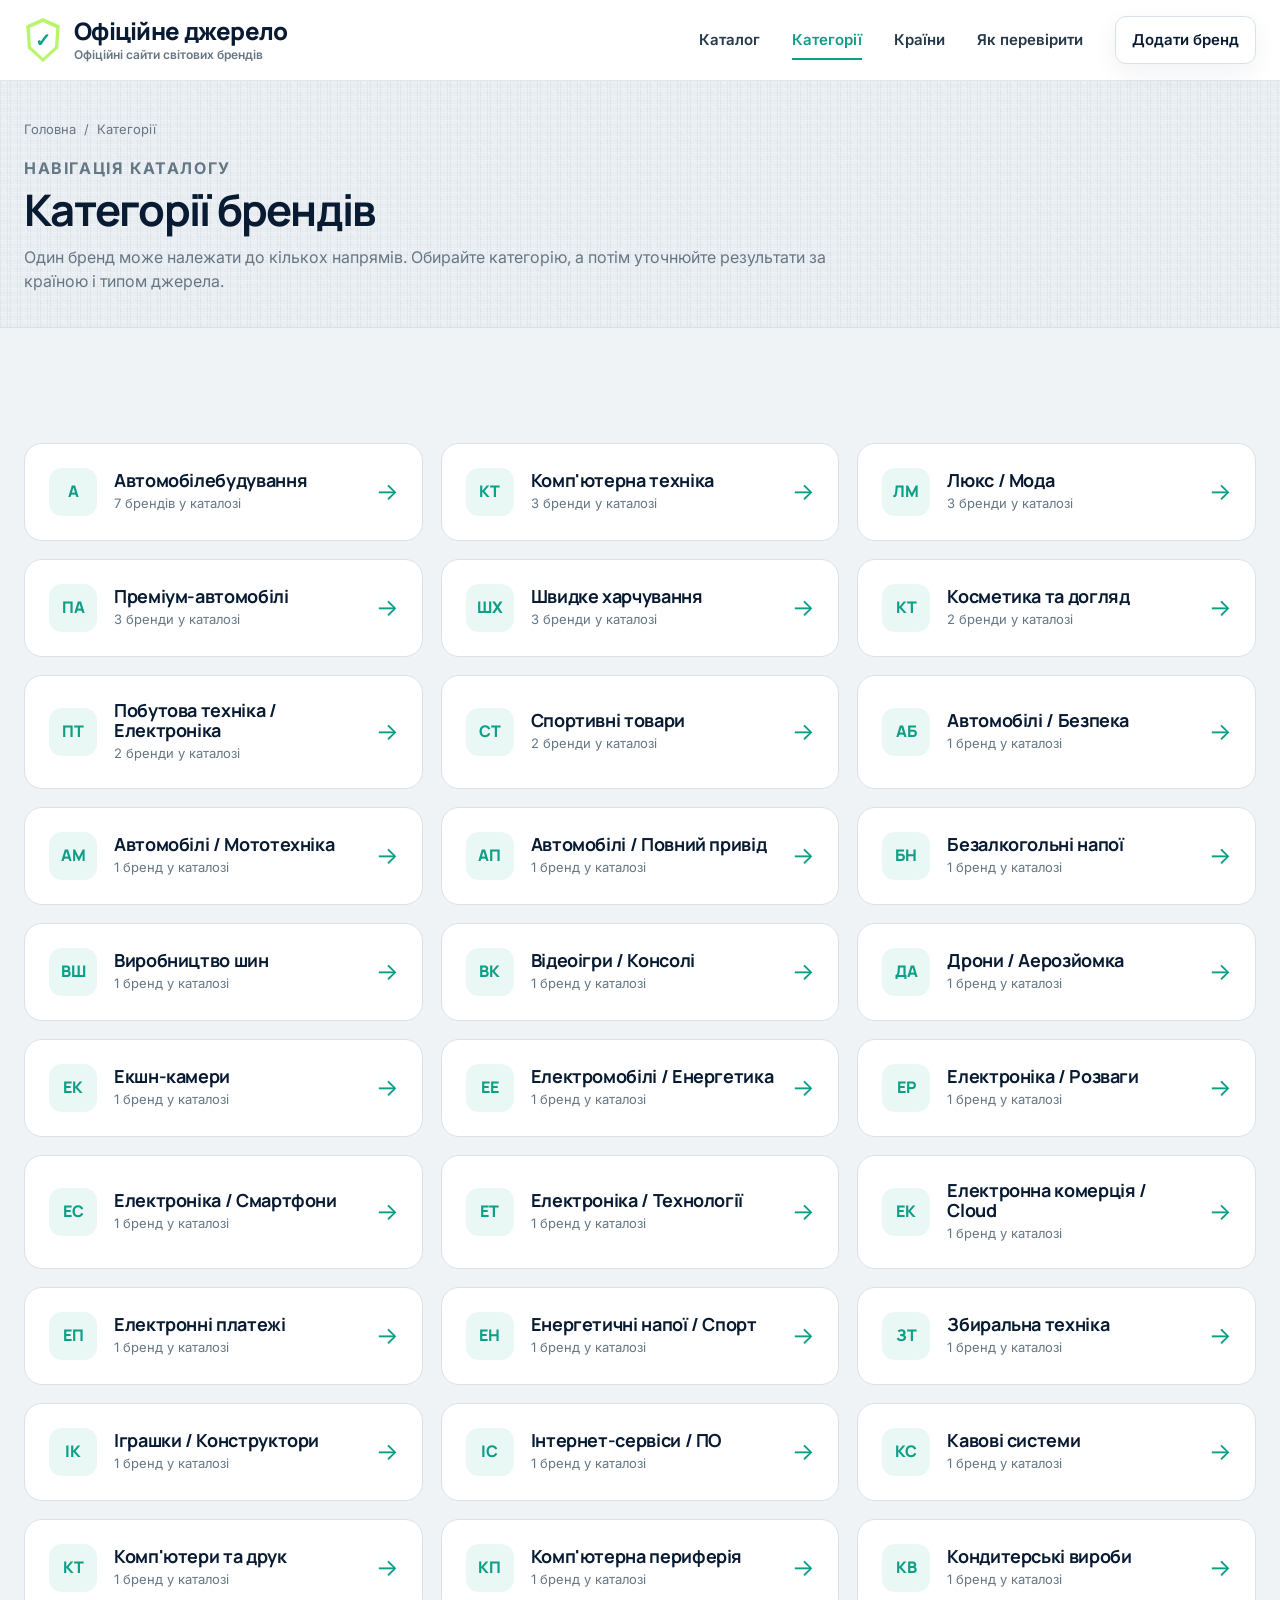
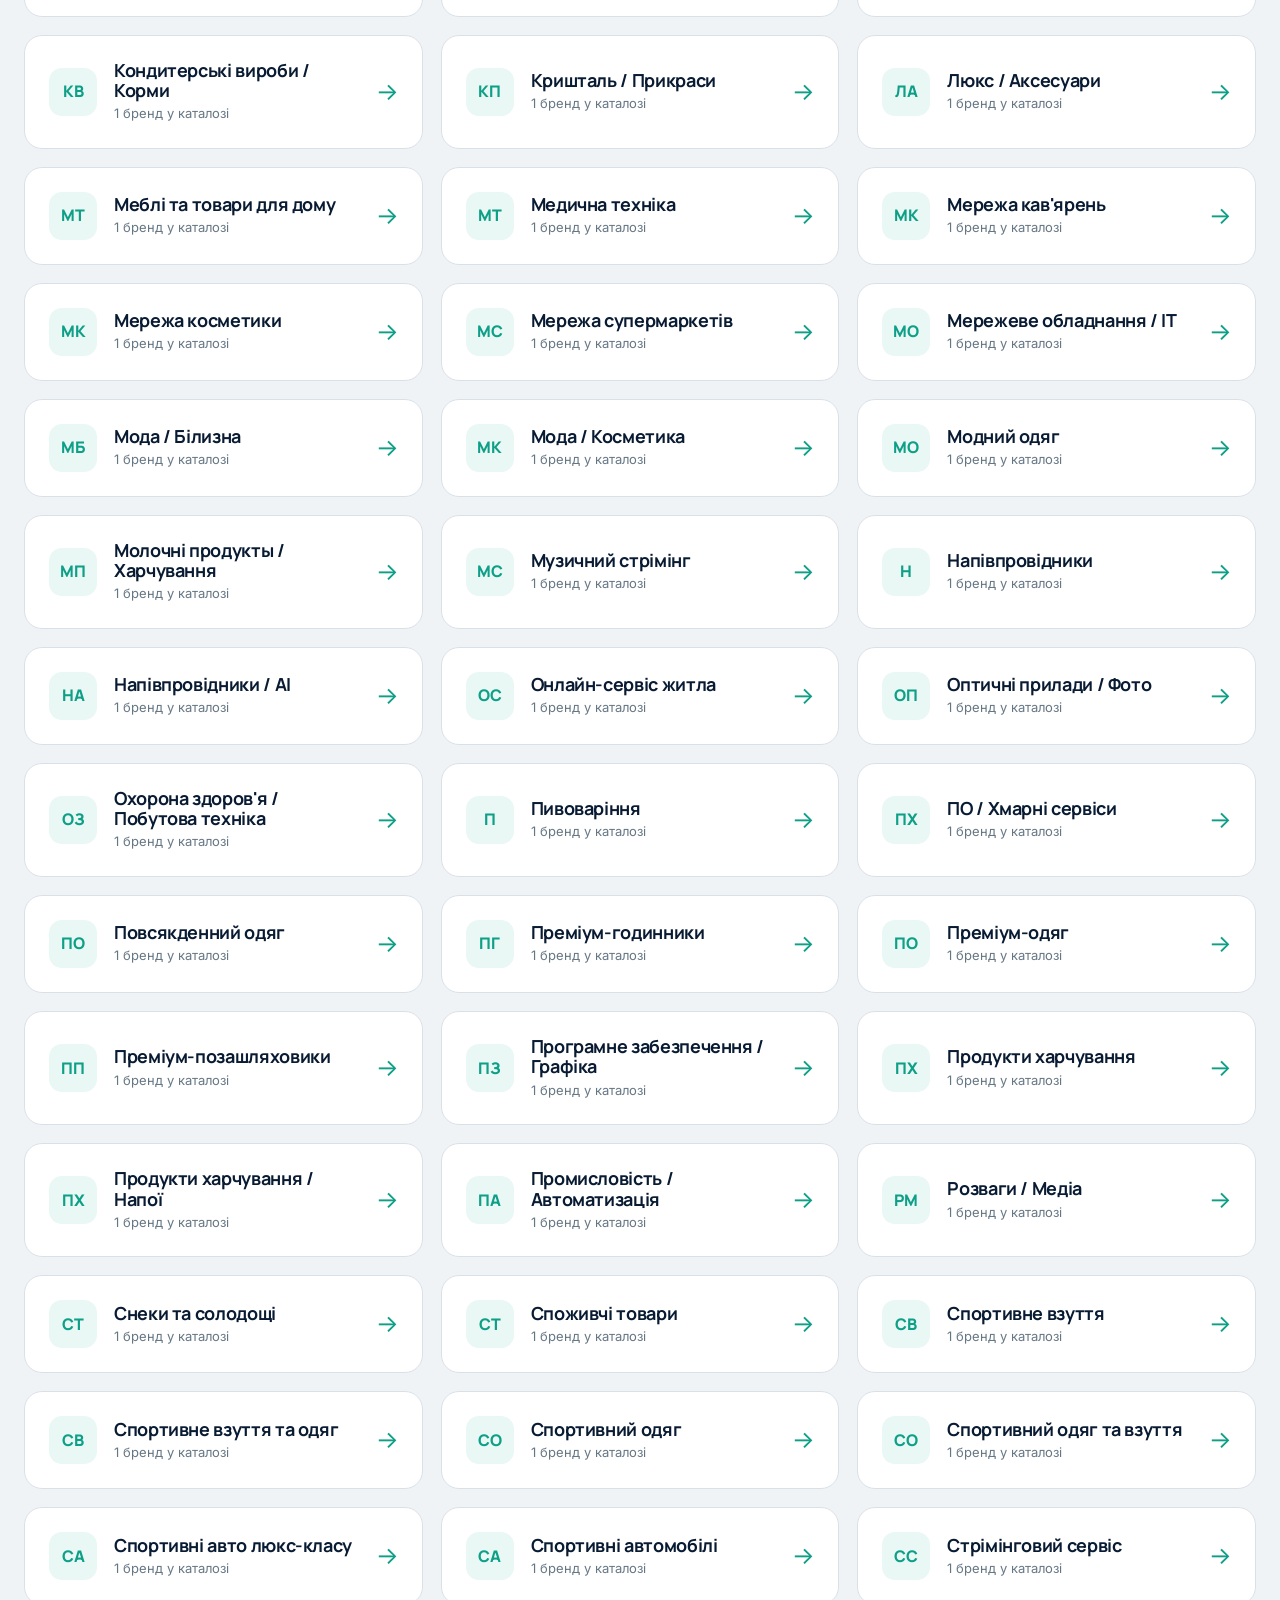
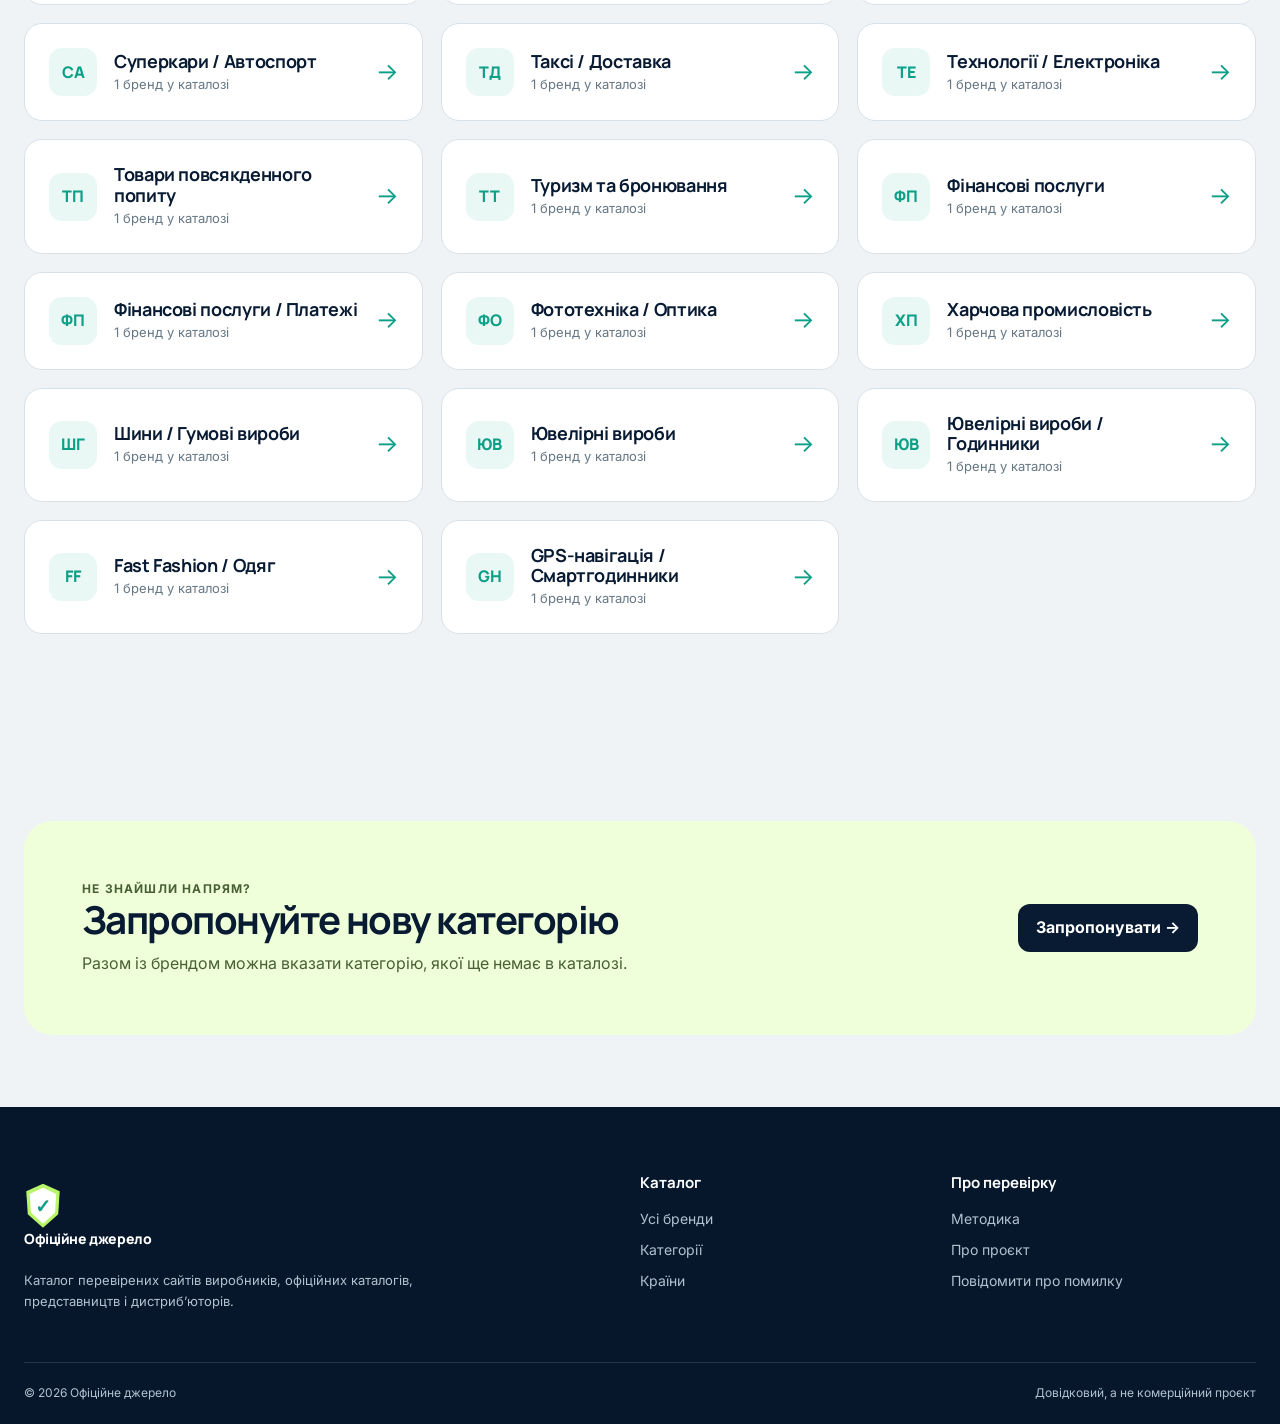
<file: categories.html>
<!doctype html>
<html lang="uk">
<head>
  <meta charset="utf-8">
  <meta name="viewport" content="width=device-width, initial-scale=1">
  <title>Категорії брендів — Офіційне джерело</title>
  <meta name="description" content="Офіційні сайти брендів за категоріями товарів і послуг.">
  <link rel="icon" href="favicon.svg" type="image/svg+xml">
  <link rel="stylesheet" href="style.css">
  <script src="data.js" defer></script><script src="script.js" defer></script>
</head>
<body data-page="categories">
  <div data-header></div>
  <main id="main">
    <section class="page-hero"><div class="container"><nav class="breadcrumbs" aria-label="Хлібні крихти"><a href="index.html">Головна</a><span>/</span><span>Категорії</span></nav><div class="page-intro"><p class="eyebrow">Навігація каталогу</p><h1>Категорії брендів</h1><p>Один бренд може належати до кількох напрямів. Обирайте категорію, а потім уточнюйте результати за країною і типом джерела.</p></div></div></section>
    <section class="section">
      <div class="container">
        <div class="category-grid" id="category-list"></div>
      </div>
    </section>
    <section class="section-tight"><div class="container cta-panel"><div><p class="eyebrow">Не знайшли напрям?</p><h2>Запропонуйте нову категорію</h2><p>Разом із брендом можна вказати категорію, якої ще немає в каталозі.</p></div><a class="btn btn-dark" href="submit.html">Запропонувати →</a></div></section>
  </main>
  <div data-footer></div><button class="back-top" id="back-top" type="button" aria-label="Повернутися нагору">↑</button>
</body>
</html>
</file>
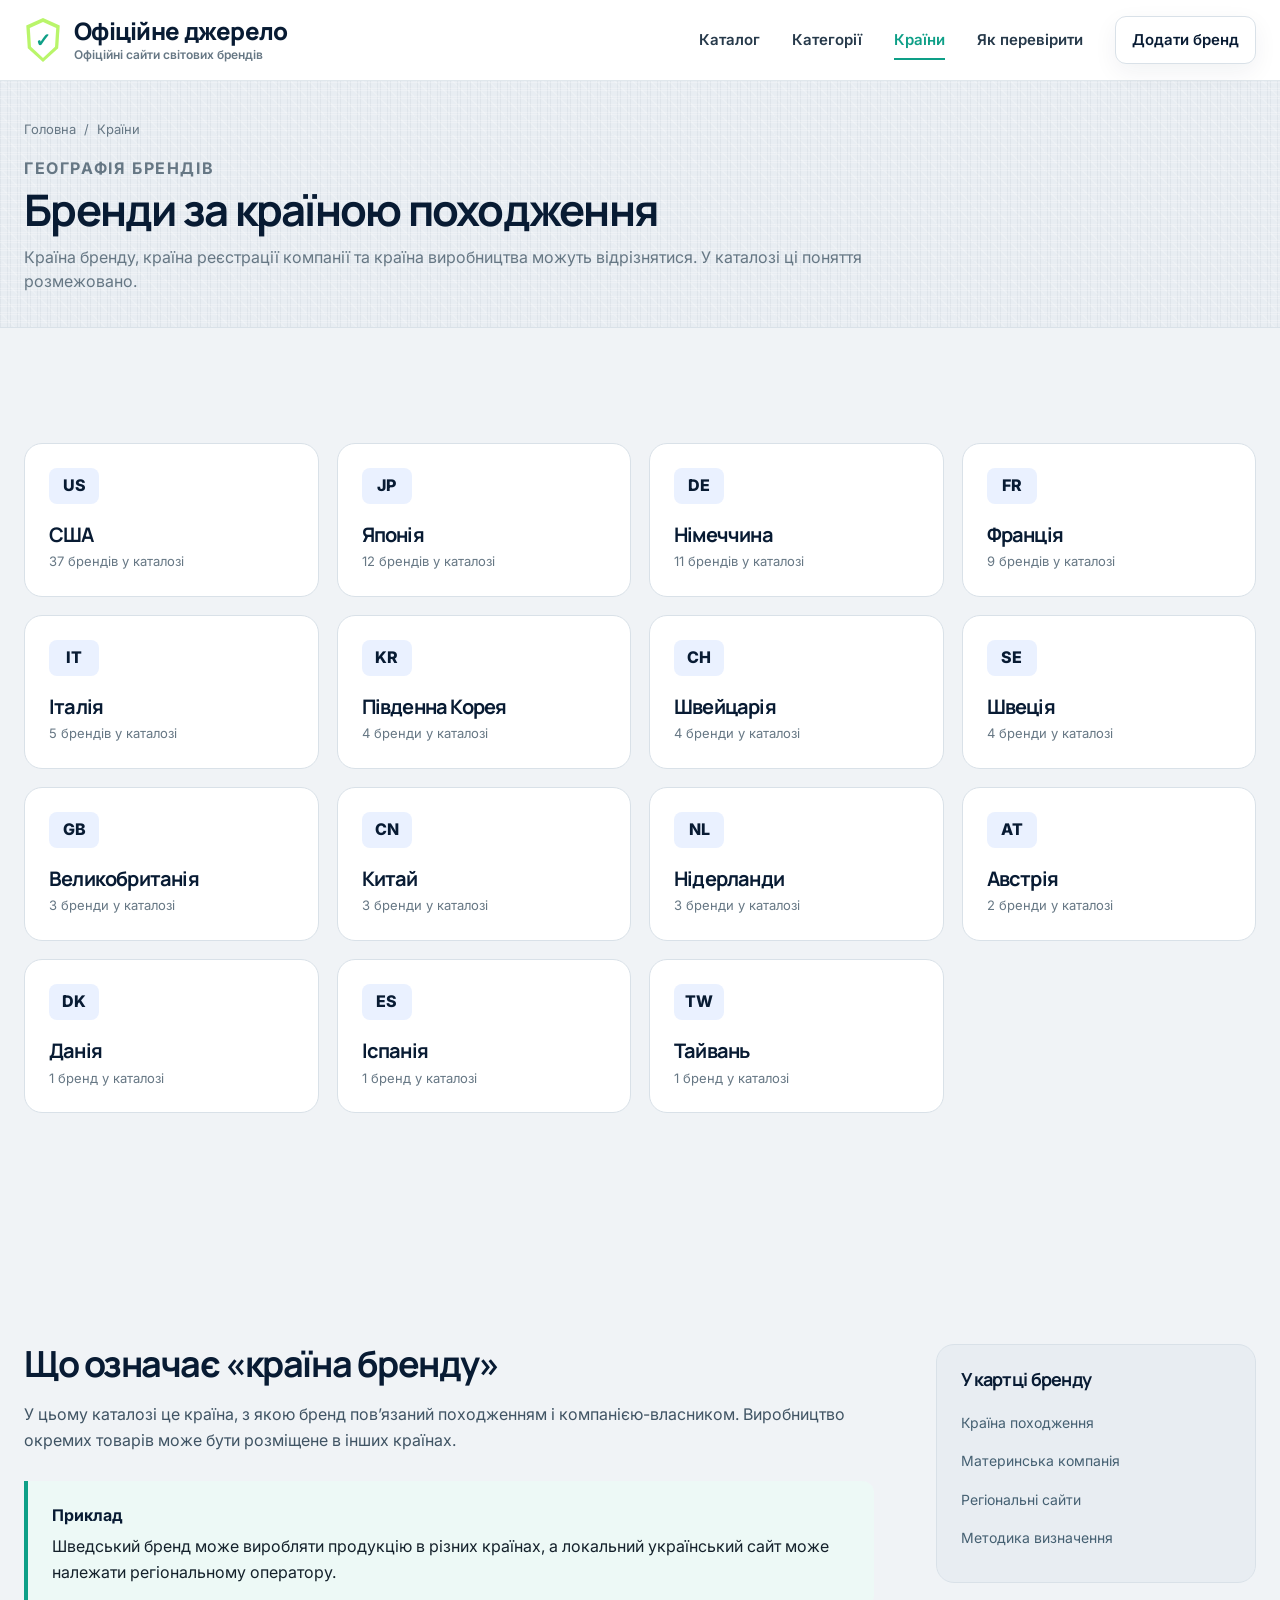
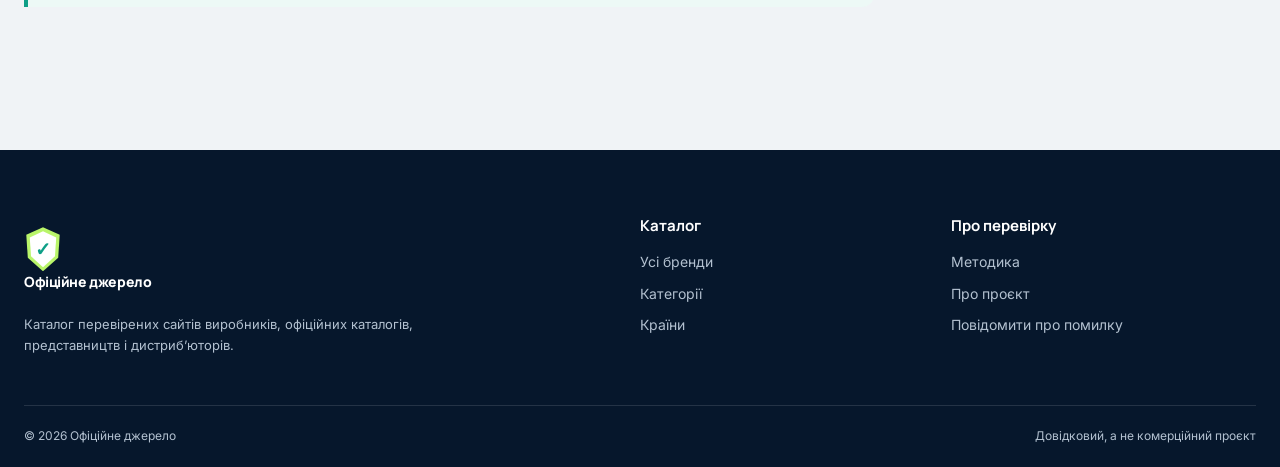
<file: countries.html>
<!doctype html>
<html lang="uk">
<head>
  <meta charset="utf-8">
  <meta name="viewport" content="width=device-width, initial-scale=1">
  <title>Країни брендів - Офіційне джерело</title>
  <meta name="description" content="Каталог офіційних сайтів брендів за країною походження.">
  <link rel="icon" href="favicon.svg" type="image/svg+xml">
  <link rel="stylesheet" href="style.css">
  <script src="data.js" defer></script><script src="script.js" defer></script>
</head>
<body data-page="countries">
  <div data-header></div>
  <main id="main">
    <section class="page-hero"><div class="container"><nav class="breadcrumbs" aria-label="Хлібні крихти"><a href="index.html">Головна</a><span>/</span><span>Країни</span></nav><div class="page-intro"><p class="eyebrow">Географія брендів</p><h1>Бренди за країною походження</h1><p>Країна бренду, країна реєстрації компанії та країна виробництва можуть відрізнятися. У каталозі ці поняття розмежовано.</p></div></div></section>
    <section class="section">
      <div class="container">
        <div class="country-grid" id="country-list"></div>
      </div>
    </section>
    <section class="section section-alt"><div class="container content-two-col"><div class="article-content"><h2>Що означає «країна бренду»</h2><p>У цьому каталозі це країна, з якою бренд пов’язаний походженням і компанією-власником. Виробництво окремих товарів може бути розміщене в інших країнах.</p><div class="callout"><strong>Приклад</strong>Шведський бренд може виробляти продукцію в різних країнах, а локальний український сайт може належати регіональному оператору.</div></div><aside class="side-nav"><h2>У картці бренду</h2><a href="catalog.html">Країна походження</a><a href="brand.html">Материнська компанія</a><a href="brand.html">Регіональні сайти</a><a href="verify.html">Методика визначення</a></aside></div></section>
  </main>
  <div data-footer></div><button class="back-top" id="back-top" type="button" aria-label="Повернутися нагору">↑</button>
</body>
</html>
</file>
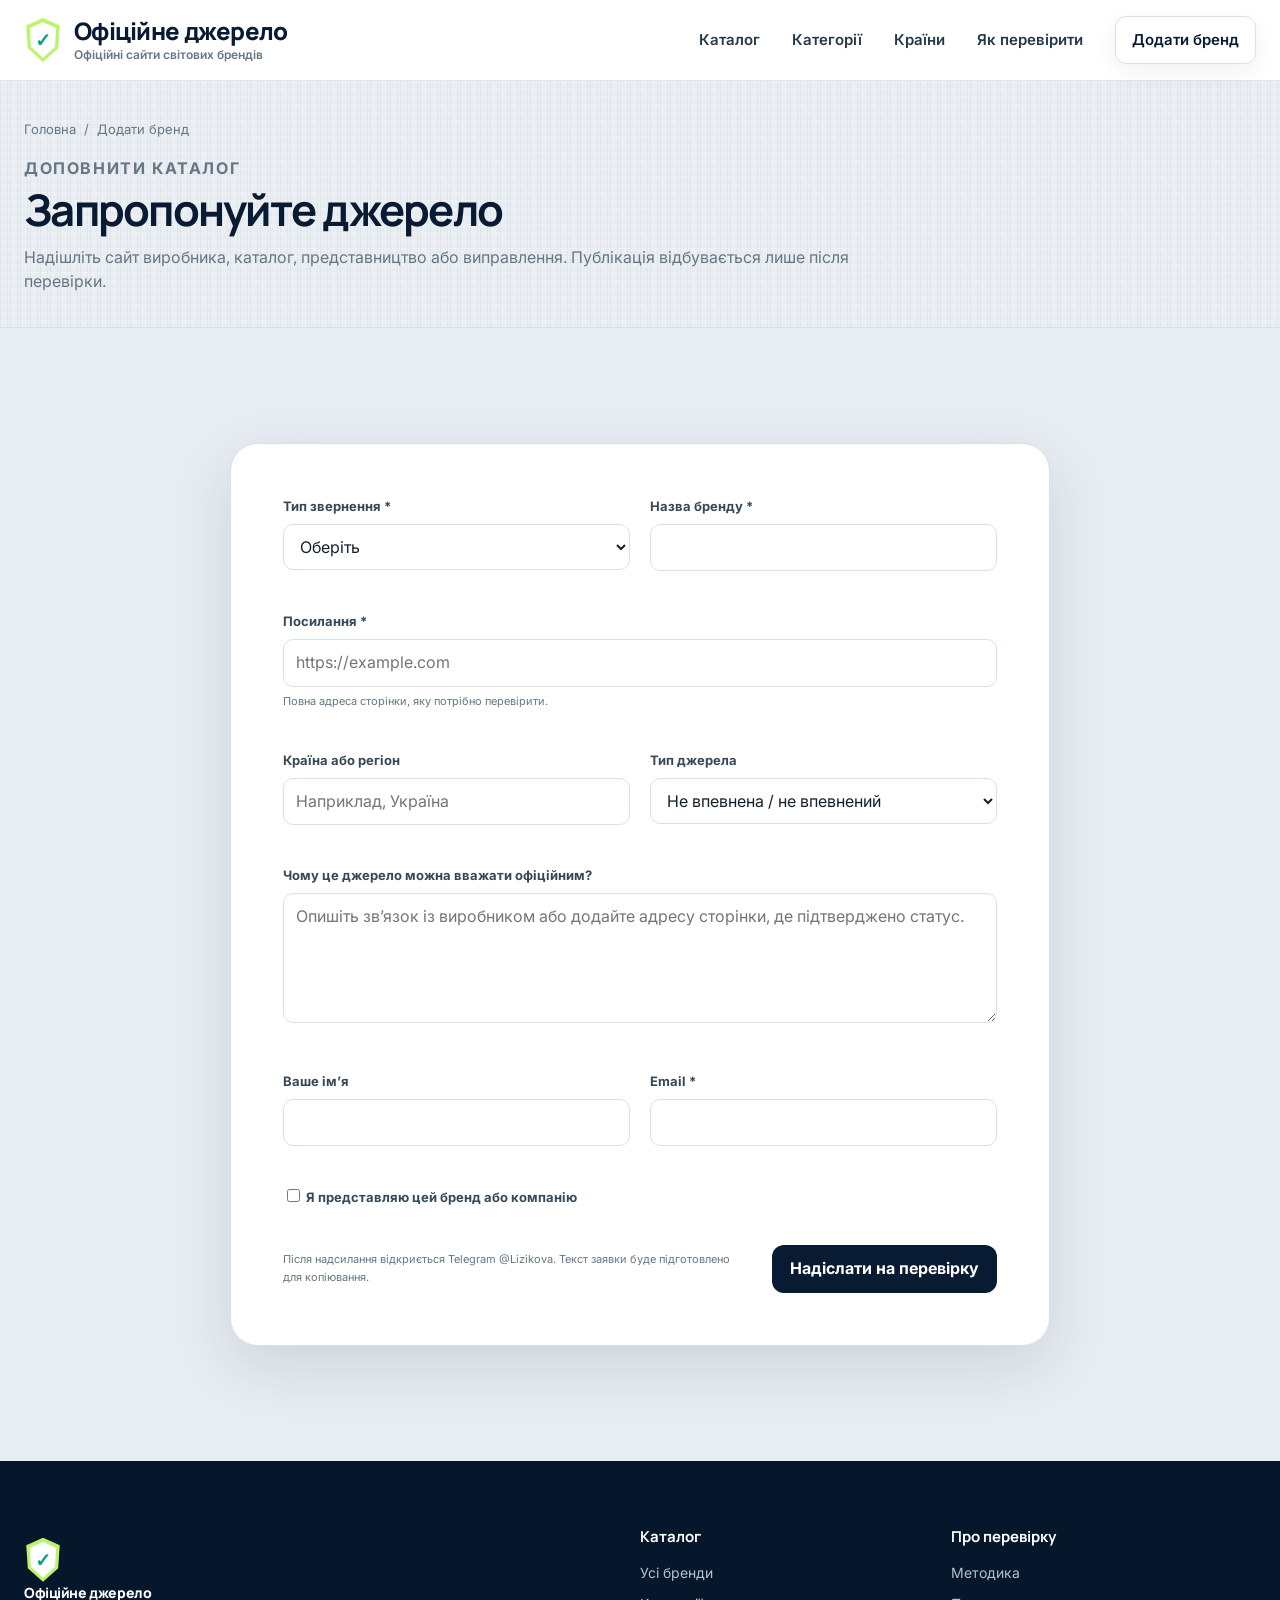
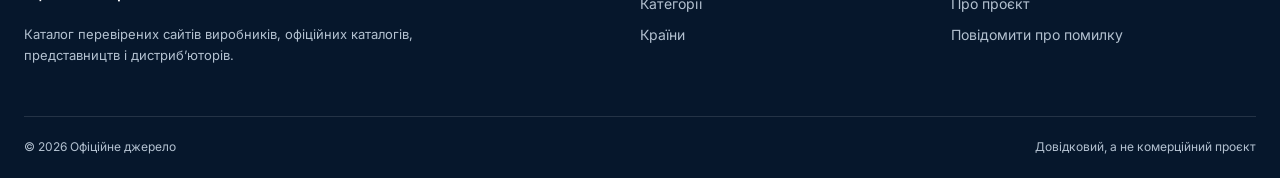
<file: submit.html>
<!doctype html>
<html lang="uk">
<head>
  <meta charset="utf-8">
  <meta name="viewport" content="width=device-width, initial-scale=1">
  <title>Додати бренд — Офіційне джерело</title>
  <meta name="description" content="Запропонуйте новий бренд, офіційний сайт, каталог або виправлення для каталогу.">
  <link rel="icon" href="favicon.svg" type="image/svg+xml">
  <link rel="stylesheet" href="style.css">
  <script src="data.js" defer></script><script src="script.js" defer></script>
</head>
<body data-page="submit">
  <div data-header></div>
  <main id="main">
    <section class="page-hero"><div class="container"><nav class="breadcrumbs" aria-label="Хлібні крихти"><a href="index.html">Головна</a><span>/</span><span>Додати бренд</span></nav><div class="page-intro"><p class="eyebrow">Доповнити каталог</p><h1>Запропонуйте джерело</h1><p>Надішліть сайт виробника, каталог, представництво або виправлення. Публікація відбувається лише після перевірки.</p></div></div></section>
    <section class="section section-alt">
      <div class="container">
        <div class="form-shell">
          <form id="submit-brand-form" action="https://t.me/Lizikova" target="_blank">
            <div class="form-grid">
              <div class="form-field"><label for="request-type">Тип звернення *</label><select id="request-type" name="type" required><option value="">Оберіть</option><option>Новий бренд</option><option>Офіційний сайт</option><option>Каталог або документація</option><option>Представництво чи дистриб’ютор</option><option>Повідомлення про помилку</option></select></div>
              <div class="form-field"><label for="brand-name">Назва бренду *</label><input id="brand-name" name="brand" required autocomplete="organization"></div>
              <div class="form-field full"><label for="source-url">Посилання *</label><input id="source-url" name="url" type="url" required placeholder="https://example.com"><span class="form-hint">Повна адреса сторінки, яку потрібно перевірити.</span></div>
              <div class="form-field"><label for="source-country">Країна або регіон</label><input id="source-country" name="country" placeholder="Наприклад, Україна"></div>
              <div class="form-field"><label for="source-role">Тип джерела</label><select id="source-role" name="role"><option>Не впевнена / не впевнений</option><option>Сайт виробника</option><option>Регіональний сайт</option><option>Представництво</option><option>Імпортер</option><option>Дистриб’ютор</option><option>Авторизований продавець</option></select></div>
              <div class="form-field full"><label for="evidence">Чому це джерело можна вважати офіційним?</label><textarea id="evidence" name="evidence" placeholder="Опишіть зв’язок із виробником або додайте адресу сторінки, де підтверджено статус."></textarea></div>
              <div class="form-field"><label for="sender-name">Ваше ім’я</label><input id="sender-name" name="name" autocomplete="name"></div>
              <div class="form-field"><label for="sender-email">Email *</label><input id="sender-email" name="email" type="email" required autocomplete="email"></div>
              <div class="form-field full"><label><input type="checkbox" name="representative" style="width:auto;min-height:auto"> Я представляю цей бренд або компанію</label></div>
            </div>
            <div class="form-actions"><p>Після надсилання відкриється Telegram @Lizikova. Текст заявки буде підготовлено для копіювання.</p><button class="btn btn-dark" type="submit">Надіслати на перевірку</button></div>
          </form>
          <div class="success-panel hidden" id="form-success" tabindex="-1"><span class="source-check" aria-hidden="true">✓</span><h2>Заявку підготовлено</h2><p>Надішліть цей текст у Telegram @Lizikova. Якщо браузер дозволив, він уже скопійований у буфер обміну.</p><textarea class="telegram-preview" id="telegram-message-preview" readonly aria-label="Текст заявки для Telegram"></textarea><a class="btn btn-secondary" id="telegram-submit-link" href="https://t.me/Lizikova" target="_blank" rel="noopener">Відкрити Telegram</a></div>
        </div>
      </div>
    </section>
  </main>
  <div data-footer></div>
</body>
</html>
</file>
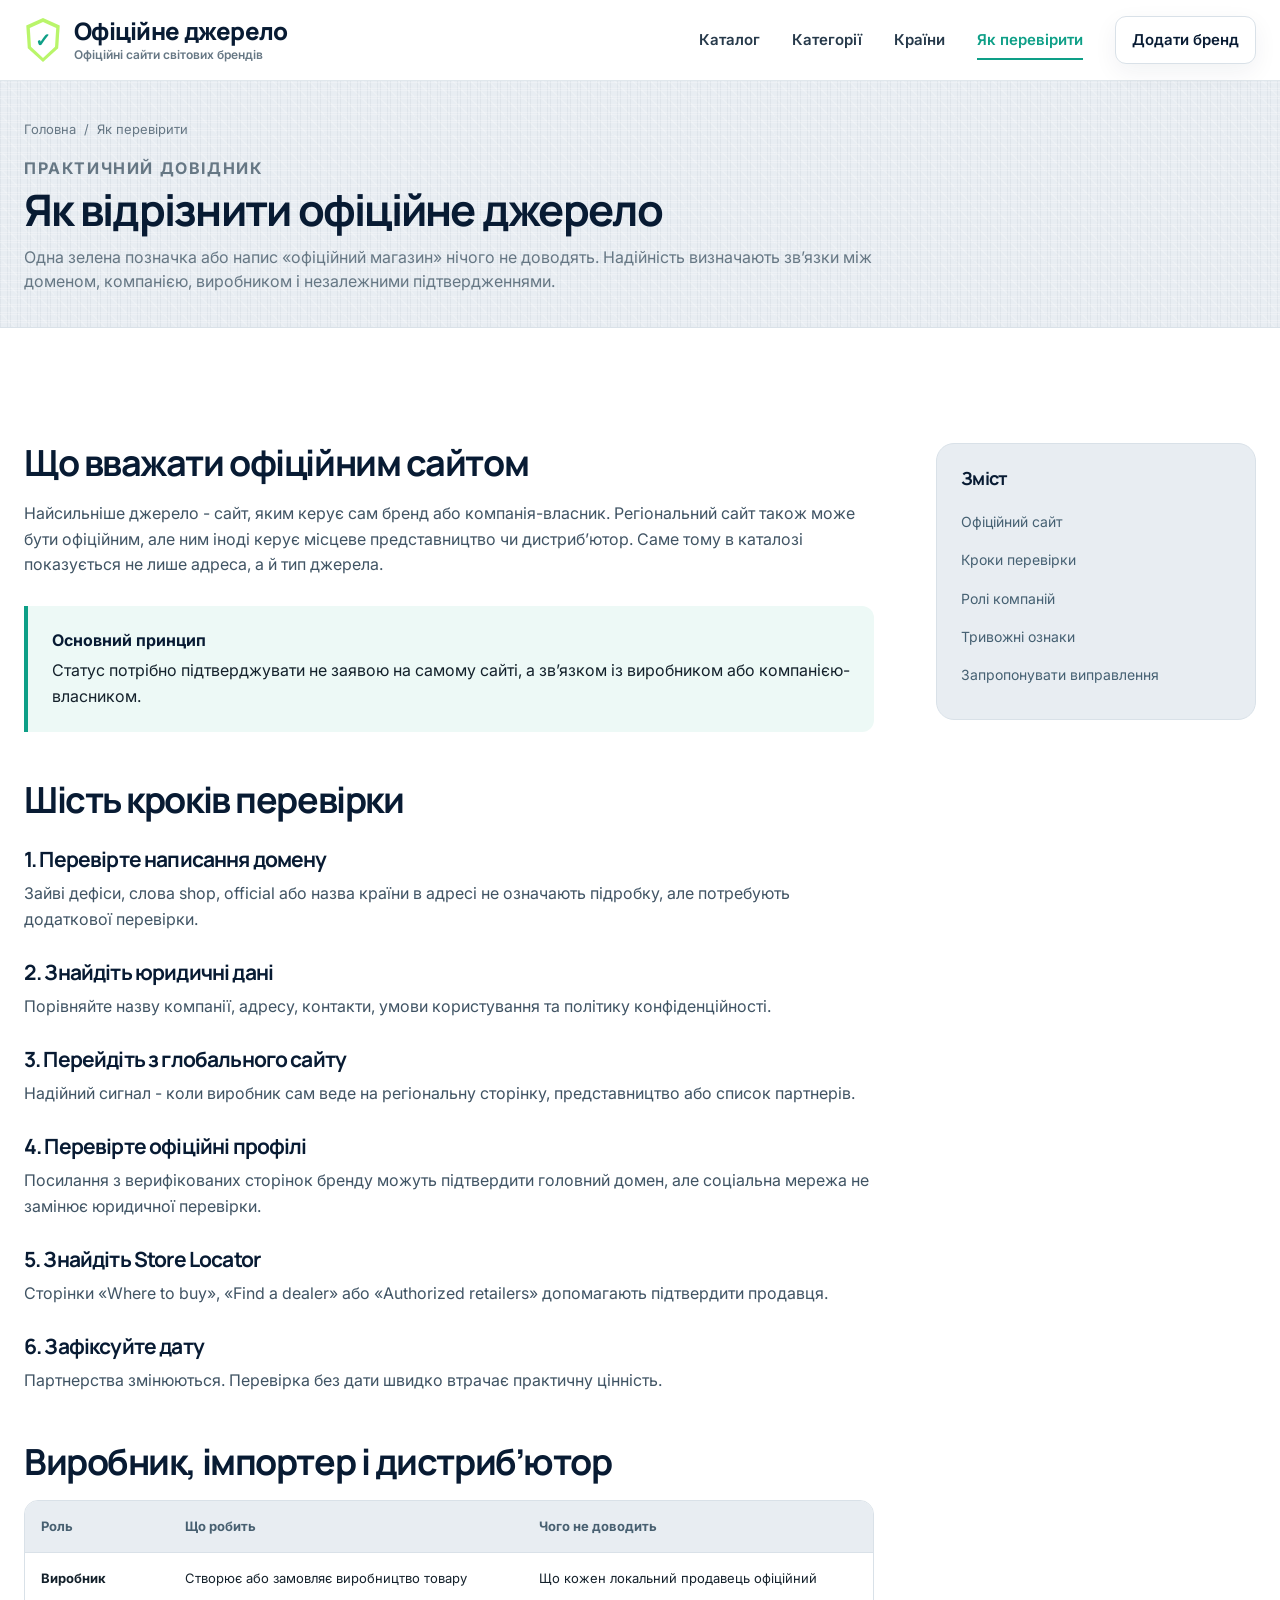
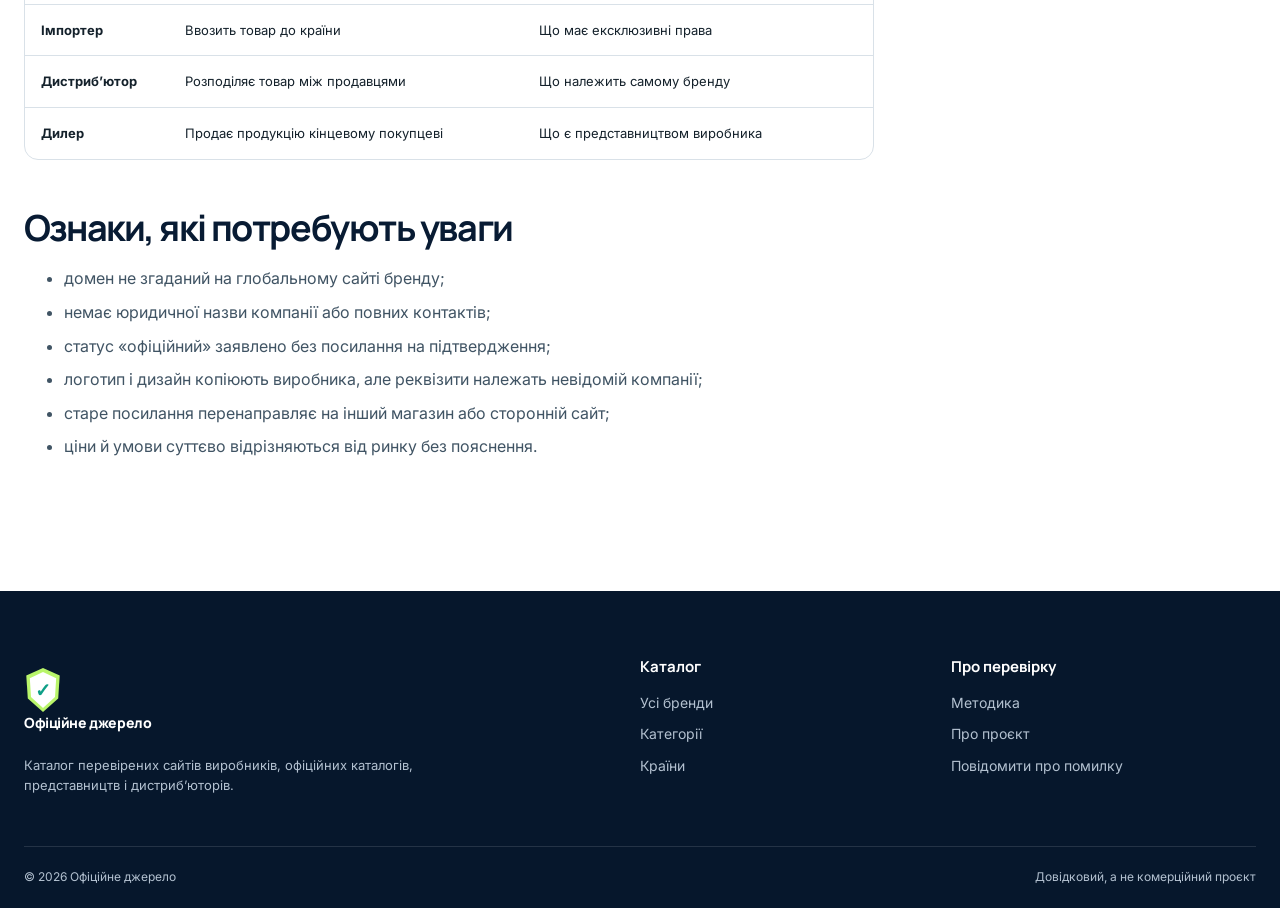
<file: verify.html>
<!doctype html>
<html lang="uk">
<head>
  <meta charset="utf-8">
  <meta name="viewport" content="width=device-width, initial-scale=1">
  <title>Як перевірити офіційний сайт - Офіційне джерело</title>
  <meta name="description" content="Методика перевірки офіційних сайтів брендів, представництв, імпортерів і дистриб’юторів.">
  <link rel="icon" href="favicon.svg" type="image/svg+xml">
  <link rel="stylesheet" href="style.css">
  <script src="data.js" defer></script><script src="script.js" defer></script>
</head>
<body data-page="verify">
  <div data-header></div>
  <main id="main">
    <section class="page-hero"><div class="container"><nav class="breadcrumbs" aria-label="Хлібні крихти"><a href="index.html">Головна</a><span>/</span><span>Як перевірити</span></nav><div class="page-intro"><p class="eyebrow">Практичний довідник</p><h1>Як відрізнити офіційне джерело</h1><p>Одна зелена позначка або напис «офіційний магазин» нічого не доводять. Надійність визначають зв’язки між доменом, компанією, виробником і незалежними підтвердженнями.</p></div></div></section>
    <section class="section">
      <div class="container content-two-col">
        <article class="article-content">
          <h2 id="official">Що вважати офіційним сайтом</h2>
          <p>Найсильніше джерело - сайт, яким керує сам бренд або компанія-власник. Регіональний сайт також може бути офіційним, але ним іноді керує місцеве представництво чи дистриб’ютор. Саме тому в каталозі показується не лише адреса, а й тип джерела.</p>
          <div class="callout"><strong>Основний принцип</strong>Статус потрібно підтверджувати не заявою на самому сайті, а зв’язком із виробником або компанією-власником.</div>

          <h2 id="steps">Шість кроків перевірки</h2>
          <h3>1. Перевірте написання домену</h3><p>Зайві дефіси, слова shop, official або назва країни в адресі не означають підробку, але потребують додаткової перевірки.</p>
          <h3>2. Знайдіть юридичні дані</h3><p>Порівняйте назву компанії, адресу, контакти, умови користування та політику конфіденційності.</p>
          <h3>3. Перейдіть з глобального сайту</h3><p>Надійний сигнал - коли виробник сам веде на регіональну сторінку, представництво або список партнерів.</p>
          <h3>4. Перевірте офіційні профілі</h3><p>Посилання з верифікованих сторінок бренду можуть підтвердити головний домен, але соціальна мережа не замінює юридичної перевірки.</p>
          <h3>5. Знайдіть Store Locator</h3><p>Сторінки «Where to buy», «Find a dealer» або «Authorized retailers» допомагають підтвердити продавця.</p>
          <h3>6. Зафіксуйте дату</h3><p>Партнерства змінюються. Перевірка без дати швидко втрачає практичну цінність.</p>

          <h2 id="roles">Виробник, імпортер і дистриб’ютор</h2>
          <table class="data-table">
            <thead><tr><th>Роль</th><th>Що робить</th><th>Чого не доводить</th></tr></thead>
            <tbody>
              <tr><td><strong>Виробник</strong></td><td>Створює або замовляє виробництво товару</td><td>Що кожен локальний продавець офіційний</td></tr>
              <tr><td><strong>Імпортер</strong></td><td>Ввозить товар до країни</td><td>Що має ексклюзивні права</td></tr>
              <tr><td><strong>Дистриб’ютор</strong></td><td>Розподіляє товар між продавцями</td><td>Що належить самому бренду</td></tr>
              <tr><td><strong>Дилер</strong></td><td>Продає продукцію кінцевому покупцеві</td><td>Що є представництвом виробника</td></tr>
            </tbody>
          </table>

          <h2 id="redflags">Ознаки, які потребують уваги</h2>
          <ul>
            <li>домен не згаданий на глобальному сайті бренду;</li>
            <li>немає юридичної назви компанії або повних контактів;</li>
            <li>статус «офіційний» заявлено без посилання на підтвердження;</li>
            <li>логотип і дизайн копіюють виробника, але реквізити належать невідомій компанії;</li>
            <li>старе посилання перенаправляє на інший магазин або сторонній сайт;</li>
            <li>ціни й умови суттєво відрізняються від ринку без пояснення.</li>
          </ul>
        </article>
        <aside class="side-nav"><h2>Зміст</h2><a href="#official">Офіційний сайт</a><a href="#steps">Кроки перевірки</a><a href="#roles">Ролі компаній</a><a href="#redflags">Тривожні ознаки</a><a href="submit.html">Запропонувати виправлення</a></aside>
      </div>
    </section>
  </main>
  <div data-footer></div><button class="back-top" id="back-top" type="button" aria-label="Повернутися нагору">↑</button>
</body>
</html>
</file>
<file: style.css>
@import url("https://fonts.googleapis.com/css2?family=Inter:wght@400;500;600;700&family=Manrope:wght@600;700;800&display=swap");

:root {
  --navy-950: #06172c;
  --navy-900: #081b33;
  --navy-800: #0d2748;
  --navy-700: #163a66;
  --blue: #155eef;
  --blue-soft: #eaf1ff;
  --teal: #0e9f87;
  --lime: #b9f56a;
  --lime-soft: #efffd9;
  --ink: #14212b;
  --muted: #667784;
  --line: #d9e1e8;
  --surface: #ffffff;
  --surface-alt: #e8edf2;
  --surface-page: #f0f3f6;
  --warm: #f7f6f1;
  --warning: #9a6300;
  --warning-bg: #fff5d6;
  --danger: #a33a3a;
  --danger-bg: #ffeded;
  --shadow-sm: 0 8px 24px rgba(9, 36, 65, 0.06);
  --shadow-md: 0 20px 60px rgba(9, 36, 65, 0.12);
  --radius-sm: 12px;
  --radius: 18px;
  --radius-lg: 28px;
  --container: 1296px;
}

*,
*::before,
*::after {
  box-sizing: border-box;
}

html {
  scroll-behavior: smooth;
}

body {
  margin: 0;
  color: var(--ink);
  background: var(--surface);
  font-family: "Inter", Arial, sans-serif;
  font-size: 16px;
  line-height: 1.6;
  -webkit-font-smoothing: antialiased;
}

body[data-page="home"] #main {
  background: var(--surface-alt);
}

body.menu-open {
  overflow: hidden;
}

img,
svg {
  max-width: 100%;
}

a {
  color: inherit;
  text-decoration: none;
}

button,
input,
select,
textarea {
  font: inherit;
}

button,
select {
  cursor: pointer;
}

:focus-visible {
  outline: 3px solid rgba(185, 245, 106, 0.72);
  outline-offset: 3px;
}

.container {
  width: min(calc(100% - 48px), var(--container));
  margin-inline: auto;
}

.sr-only {
  position: absolute;
  width: 1px;
  height: 1px;
  padding: 0;
  margin: -1px;
  overflow: hidden;
  clip: rect(0, 0, 0, 0);
  white-space: nowrap;
  border: 0;
}

.skip-link {
  position: fixed;
  z-index: 1000;
  top: 8px;
  left: 8px;
  padding: 10px 14px;
  transform: translateY(-150%);
  border-radius: 10px;
  color: var(--navy-900);
  background: var(--lime);
  font-weight: 700;
}

.skip-link:focus {
  transform: translateY(0);
}

.site-header {
  position: sticky;
  z-index: 100;
  top: 0;
  background: rgba(255, 255, 255, 0.94);
  border-bottom: 1px solid rgba(217, 225, 232, 0.8);
  backdrop-filter: blur(16px);
}

.header-inner {
  min-height: 80px;
  display: flex;
  align-items: center;
  justify-content: space-between;
  gap: 32px;
}

.brand {
  display: inline-flex;
  align-items: center;
  gap: 12px;
  color: var(--navy-900);
  font-family: "Manrope", sans-serif;
  font-size: clamp(18px, 2vw, 24px);
  font-weight: 800;
  letter-spacing: -0.03em;
  white-space: nowrap;
}

.brand-copy {
  display: grid;
  gap: 2px;
  line-height: 1.1;
}

.brand-title,
.brand-subtitle {
  display: block;
}

.brand-subtitle {
  color: var(--muted);
  font-family: "Inter", Arial, sans-serif;
  font-size: 12px;
  font-weight: 600;
  letter-spacing: 0;
  line-height: 1.25;
  white-space: normal;
}

.brand-shield {
  position: relative;
  width: 38px;
  height: 44px;
  display: grid;
  place-items: center;
  color: var(--navy-900);
  background: var(--lime);
  clip-path: polygon(50% 0, 94% 17%, 90% 69%, 50% 100%, 10% 69%, 6% 17%);
}

.brand-shield::after {
  content: "";
  position: absolute;
  inset: 4px;
  background: var(--surface);
  clip-path: inherit;
}

.brand-shield span {
  position: relative;
  z-index: 1;
  color: var(--teal);
  font-size: 19px;
  font-weight: 800;
}

.site-nav {
  display: flex;
  align-items: center;
  gap: clamp(18px, 2.5vw, 38px);
}

.site-nav a {
  position: relative;
  color: #26394a;
  font-size: 15px;
  font-weight: 600;
  transition: color 180ms ease;
}

.site-nav a:not(.nav-submit)::after {
  content: "";
  position: absolute;
  left: 0;
  right: 100%;
  bottom: -8px;
  height: 2px;
  background: var(--teal);
  transition: right 180ms ease;
}

.site-nav a:hover,
.site-nav a.active {
  color: var(--teal);
}

.site-nav a:hover::after,
.site-nav a.active::after {
  right: 0;
}

.site-nav .nav-submit {
  padding: 11px 16px;
  border: 1px solid var(--line);
  border-radius: 11px;
  color: var(--navy-900);
  background: var(--surface);
  box-shadow: var(--shadow-sm);
}

.site-nav .nav-submit:hover {
  border-color: var(--teal);
}

.menu-toggle {
  display: none;
  width: 46px;
  height: 46px;
  padding: 10px;
  border: 0;
  border-radius: 12px;
  background: var(--surface-alt);
}

.menu-toggle span:not(.sr-only) {
  display: block;
  width: 100%;
  height: 2px;
  margin: 5px 0;
  background: var(--navy-900);
  transition: 180ms ease;
}

.hero-shell {
  padding: clamp(14px, 2vh, 20px) 0 0;
}

.hero {
  position: relative;
  overflow: hidden;
  min-height: clamp(500px, calc(100vh - 210px), 570px);
  display: grid;
  grid-template-columns: minmax(0, 1.18fr) minmax(310px, 0.72fr);
  align-items: center;
  gap: clamp(34px, 5vw, 72px);
  padding: clamp(34px, 4.5vw, 58px) clamp(42px, 5vw, 72px) clamp(74px, 6vw, 92px);
  border-radius: var(--radius-lg);
  color: #fff;
  background:
    radial-gradient(circle at 76% 34%, rgba(28, 94, 161, 0.5), transparent 26%),
    radial-gradient(circle at 52% 92%, rgba(14, 159, 135, 0.14), transparent 30%),
    linear-gradient(135deg, var(--navy-950), var(--navy-900) 52%, #09284c);
}

.hero::before,
.hero::after {
  content: "";
  position: absolute;
  pointer-events: none;
  border: 1px solid rgba(137, 179, 219, 0.11);
  border-radius: 50%;
}

.hero::before {
  width: 740px;
  height: 740px;
  right: -160px;
  top: -270px;
}

.hero::after {
  width: 520px;
  height: 520px;
  right: -50px;
  top: -135px;
}

.hero-content,
.verification-card {
  position: relative;
  z-index: 1;
}

.hero-content {
  min-width: 0;
}

.kicker {
  display: inline-flex;
  align-items: center;
  margin: 0 0 12px;
  color: var(--lime);
  font-size: 12px;
  font-weight: 700;
  letter-spacing: 0.12em;
  text-transform: uppercase;
}

h1,
h2,
h3,
p {
  margin-top: 0;
}

h1,
h2,
h3 {
  color: var(--navy-900);
  font-family: "Manrope", sans-serif;
  line-height: 1.12;
  letter-spacing: -0.04em;
}

.hero h1 {
  max-width: 670px;
  margin-bottom: 18px;
  color: #fff;
  font-size: clamp(42px, 4.4vw, 64px);
  font-weight: 800;
  line-height: 1.08;
}

.hero-lead {
  max-width: 590px;
  margin-bottom: 24px;
  color: #aebdd0;
  font-size: clamp(16px, 1.35vw, 19px);
  line-height: 1.48;
}

.hero-search {
  max-width: 640px;
  display: grid;
  grid-template-columns: minmax(0, 1fr) auto;
  padding: 5px;
  border: 1px solid rgba(255, 255, 255, 0.12);
  border-radius: 14px;
  background: #fff;
  box-shadow: 0 18px 50px rgba(0, 0, 0, 0.28);
}

.search-input-wrap {
  position: relative;
  display: flex;
  align-items: center;
}

.search-input-wrap::before {
  content: "";
  width: 20px;
  height: 20px;
  margin-left: 18px;
  border: 2px solid #8796a7;
  border-radius: 50%;
}

.search-input-wrap::after {
  content: "";
  position: absolute;
  left: 36px;
  top: 54%;
  width: 8px;
  height: 2px;
  background: #8796a7;
  transform: rotate(45deg);
}

.hero-search input {
  width: 100%;
  min-width: 0;
  padding: 14px 16px 14px 14px;
  border: 0;
  outline: 0;
  color: var(--ink);
  background: transparent;
}

.btn,
.hero-search button {
  display: inline-flex;
  min-height: 46px;
  align-items: center;
  justify-content: center;
  gap: 10px;
  padding: 11px 18px;
  border: 0;
  border-radius: 12px;
  color: var(--navy-900);
  background: var(--lime);
  font-weight: 700;
  box-shadow: 0 8px 24px rgba(185, 245, 106, 0.15);
  transition: transform 180ms ease, box-shadow 180ms ease, background 180ms ease;
}

.btn:hover,
.hero-search button:hover {
  transform: translateY(-2px);
  background: #c8ff83;
  box-shadow: 0 13px 30px rgba(185, 245, 106, 0.24);
}

.btn-secondary {
  color: var(--navy-900);
  background: var(--surface);
  border: 1px solid var(--line);
  box-shadow: var(--shadow-sm);
}

.btn-secondary:hover {
  background: var(--surface-alt);
}

.btn-dark {
  color: #fff;
  background: var(--navy-900);
  box-shadow: none;
}

.btn-dark:hover {
  color: var(--lime);
  background: var(--navy-800);
}

.trust-row {
  display: flex;
  flex-wrap: wrap;
  gap: 10px 22px;
  margin-top: 18px;
  color: #c6d1de;
  font-size: 13px;
}

.trust-row span {
  display: inline-flex;
  align-items: center;
  gap: 9px;
}

.trust-row span::before {
  content: "✓";
  width: 22px;
  height: 22px;
  display: grid;
  place-items: center;
  border: 1px solid rgba(185, 245, 106, 0.6);
  border-radius: 50%;
  color: var(--lime);
  font-weight: 700;
}

.verification-card {
  max-width: 410px;
  justify-self: end;
  padding: clamp(14px, 1.5vw, 20px) clamp(22px, 2.5vw, 32px) clamp(22px, 2.5vw, 32px);
  border: 1px solid rgba(136, 172, 207, 0.42);
  border-radius: 20px;
  background: rgba(8, 32, 61, 0.78);
  box-shadow: 0 32px 70px rgba(0, 0, 0, 0.23);
  backdrop-filter: blur(12px);
  transition: transform 220ms ease;
}

.verification-card:hover {
  transform: translateY(-4px);
}

.verification-label {
  margin: 0 0 8px;
  color: #8fa4bd;
  font-size: 12px;
  font-weight: 700;
  letter-spacing: 0.1em;
  line-height: 1.25;
  text-transform: uppercase;
}

.verified-heading {
  display: flex;
  align-items: center;
  gap: 14px;
  padding-bottom: 18px;
  border-bottom: 1px solid rgba(156, 186, 217, 0.3);
}

.verified-check {
  width: 48px;
  height: 48px;
  display: grid;
  flex: 0 0 auto;
  place-items: center;
  border-radius: 50%;
  color: var(--navy-900);
  background: var(--lime);
  box-shadow: 0 0 0 6px rgba(185, 245, 106, 0.1);
  font-size: 22px;
  font-weight: 800;
}

.verified-heading strong {
  display: block;
  color: #fff;
  font-family: "Manrope", sans-serif;
  font-size: clamp(20px, 1.7vw, 24px);
}

.verified-heading span {
  color: #9fb0c4;
  font-size: 14px;
}

.verified-domain {
  padding: 22px 0 16px;
}

.verified-domain a {
  color: #fff;
  font-family: "Manrope", sans-serif;
  font-size: clamp(24px, 2vw, 30px);
  font-weight: 700;
}

.verified-tags {
  display: flex;
  flex-wrap: wrap;
  gap: 9px;
  margin-bottom: 18px;
}

.tag {
  display: inline-flex;
  padding: 7px 10px;
  border-radius: 8px;
  color: #d8e5f4;
  background: rgba(40, 82, 127, 0.72);
  font-size: 13px;
  font-weight: 600;
}

.tag-lime {
  color: var(--navy-900);
  background: var(--lime);
}

.checked-date {
  display: flex;
  align-items: center;
  gap: 11px;
  margin: 0;
  padding-top: 16px;
  border-top: 1px solid rgba(156, 186, 217, 0.3);
  color: #c8d4e1;
  font-size: 14px;
}

.checked-date::before {
  content: "◷";
  color: var(--lime);
  font-size: 22px;
}

.stats-strip {
  position: relative;
  z-index: 2;
  width: min(calc(100% - 144px), 1030px);
  display: grid;
  grid-template-columns: repeat(4, 1fr);
  margin: -56px auto 0;
  border: 1px solid var(--line);
  border-radius: 14px;
  background: var(--surface);
  box-shadow: var(--shadow-md);
}

.stat {
  padding: 13px 22px 12px;
  text-align: center;
}

.stat + .stat {
  border-left: 1px solid var(--line);
}

.stat strong {
  display: block;
  color: var(--navy-900);
  font-family: "Manrope", sans-serif;
  font-size: 25px;
  line-height: 1.2;
}

.stat span {
  color: var(--muted);
  font-size: 12px;
}

.section {
  padding: clamp(70px, 9vw, 118px) 0;
}

.section-tight {
  padding: 72px 0;
}

.section-alt {
  background: var(--surface-alt);
}

body[data-page="catalog"] #main,
body[data-page="categories"] #main,
body[data-page="countries"] #main,
body[data-page="catalog"] .section,
body[data-page="categories"] .section,
body[data-page="countries"] .section,
body[data-page="categories"] .section-tight,
body[data-page="countries"] .section-alt {
  background: var(--surface-page);
}

body[data-page="404"] {
  min-height: 100vh;
  display: flex;
  flex-direction: column;
  background: var(--navy-950);
}

body[data-page="404"] #main {
  flex: 1 0 auto;
  display: flex;
}

body[data-page="404"] [data-footer] {
  margin-top: 0;
  background: var(--navy-950);
}

.error-404 {
  position: relative;
  flex: 1 0 auto;
  width: 100%;
  min-height: clamp(430px, calc(100vh - 190px), 650px);
  display: grid;
  place-items: center;
  padding: clamp(24px, 3vw, 38px) 0;
  overflow: hidden;
  color: #fff;
  background-color: var(--navy-950);
}

.error-404::before {
  content: "";
  position: absolute;
  inset: 88px 0 0 0;
  background: url("images/official-source-404.webp") left center / auto 100% no-repeat;
  opacity: 0.9;
  -webkit-mask-image: linear-gradient(90deg, #000 0%, #000 18%, rgba(0, 0, 0, 0.76) 29%, rgba(0, 0, 0, 0.22) 42%, transparent 54%);
  mask-image: linear-gradient(90deg, #000 0%, #000 18%, rgba(0, 0, 0, 0.76) 29%, rgba(0, 0, 0, 0.22) 42%, transparent 54%);
}

.error-404::after {
  content: "";
  position: absolute;
  inset: 0;
  background:
    linear-gradient(rgba(6, 23, 44, 0.12), rgba(6, 23, 44, 0.12)),
    linear-gradient(90deg, rgba(6, 23, 44, 0.18) 0%, rgba(6, 23, 44, 0.38) 30%, rgba(6, 23, 44, 0.82) 52%, var(--navy-950) 78%);
}

.error-404 .container {
  position: relative;
  z-index: 2;
}

.error-404 h1 {
  color: #fff;
  font-size: clamp(35px, 6vw, 62px) !important;
}

.error-404 .eyebrow {
  color: var(--lime);
}

.error-404 p {
  color: rgba(255, 255, 255, 0.82) !important;
}

.error-404 .btn-dark {
  color: var(--navy-900);
  background: var(--lime);
}

.error-404 .btn-dark:hover {
  color: var(--navy-900);
  background: #c8ff83;
}

body[data-page="404"] .site-header {
  position: absolute;
  inset: 0 0 auto;
  background: rgba(255, 255, 255, 0.72);
  border-bottom-color: rgba(217, 225, 232, 0.45);
  box-shadow: none;
}

body[data-page="404"] .site-footer {
  padding: 12px 0 6px;
}

body[data-page="404"] .site-footer .brand {
  gap: 9px;
  font-size: 18px;
}

body[data-page="404"] .site-footer .brand-shield {
  width: 28px;
  height: 32px;
}

body[data-page="404"] .site-footer .brand-shield span {
  font-size: 15px;
}

body[data-page="404"] .footer-grid {
  align-items: start;
  gap: 16px;
}

body[data-page="404"] .footer-about {
  margin: 4px 0 0;
  font-size: 12px;
  line-height: 1.35;
}

body[data-page="404"] .footer-grid h2 {
  margin-bottom: 5px;
  font-size: 13px;
}

body[data-page="404"] .footer-grid a {
  margin: 2px 0;
  font-size: 12px;
  line-height: 1.35;
}

body[data-page="404"] .footer-bottom {
  margin-top: 8px;
  padding-top: 6px;
  font-size: 11px;
}

.home-surface {
  background: var(--surface-alt);
}

.home-surface > section {
  position: relative;
}

.home-surface > .section:not(.section-dark),
.home-surface > .section-tight {
  background: var(--surface-alt);
}

.home-surface > section + section::before {
  content: "";
  position: absolute;
  z-index: 2;
  top: 0;
  left: 50%;
  width: min(calc(100% - 48px), var(--container));
  height: 2px;
  background: var(--lime);
  transform: translateX(-50%);
}

.section-dark {
  color: #fff;
  background: var(--navy-900);
}

.section-head {
  display: flex;
  align-items: end;
  justify-content: space-between;
  gap: 32px;
  margin-bottom: 36px;
}

.section-head > div {
  max-width: 760px;
}

.eyebrow {
  margin-bottom: 8px;
  color: var(--teal);
  font-size: 12px;
  font-weight: 700;
  letter-spacing: 0.1em;
  text-transform: uppercase;
}

.section-head h2,
.page-intro h1 {
  margin-bottom: 12px;
  font-size: clamp(34px, 4vw, 52px);
}

.section-head p,
.page-intro p {
  margin-bottom: 0;
  color: var(--muted);
  font-size: 17px;
}

.section-link {
  flex: 0 0 auto;
  color: var(--teal);
  font-weight: 700;
}

.section-link:hover {
  color: var(--navy-900);
}

.brand-grid {
  display: grid;
  grid-template-columns: repeat(4, minmax(0, 1fr));
  gap: 20px;
}

.brand-card {
  min-width: 0;
  display: flex;
  flex-direction: column;
  gap: 20px;
  padding: 22px;
  border: 1px solid var(--line);
  border-radius: var(--radius);
  background: var(--surface);
  box-shadow: 0 8px 24px rgba(9, 36, 65, 0.035);
  transition: transform 180ms ease, box-shadow 180ms ease, border-color 180ms ease;
}

.brand-card:hover {
  transform: translateY(-4px);
  border-color: #b8c9d8;
  box-shadow: var(--shadow-sm);
}

.brand-card-top {
  display: flex;
  align-items: flex-start;
  justify-content: space-between;
  gap: 12px;
}

.brand-avatar {
  width: 52px;
  height: 52px;
  display: grid;
  flex: 0 0 auto;
  place-items: center;
  border-radius: 14px;
  color: var(--navy-900);
  background: linear-gradient(145deg, var(--blue-soft), #f5f9ff);
  font-family: "Manrope", sans-serif;
  font-weight: 800;
}

.status-badge {
  display: inline-flex;
  align-items: center;
  gap: 5px;
  padding: 6px 8px;
  border-radius: 999px;
  font-size: 10px;
  font-weight: 700;
  white-space: nowrap;
}

.status-badge.verified {
  color: #08715f;
  background: #e4f8f3;
}

.status-badge.review {
  color: var(--warning);
  background: var(--warning-bg);
}

.status-badge.unconfirmed {
  color: var(--danger);
  background: var(--danger-bg);
}

.brand-card h3 {
  margin: 0 0 4px;
  font-size: 23px;
}

.brand-card h3 a::after {
  content: "";
  position: absolute;
  inset: 0;
}

.brand-card {
  position: relative;
}

.brand-domain {
  margin: 0;
  overflow: hidden;
  color: var(--muted);
  font-size: 14px;
  text-overflow: ellipsis;
  white-space: nowrap;
}

.brand-meta {
  display: grid;
  gap: 7px;
  color: #465867;
  font-size: 13px;
}

.card-footer {
  display: flex;
  align-items: center;
  justify-content: space-between;
  gap: 12px;
  margin-top: auto;
  padding-top: 16px;
  border-top: 1px solid var(--line);
  color: var(--muted);
  font-size: 11px;
}

.card-footer a {
  position: relative;
  z-index: 1;
  color: var(--teal);
  font-size: 13px;
  font-weight: 700;
}

.category-grid {
  display: grid;
  grid-template-columns: repeat(3, 1fr);
  gap: 18px;
}

.category-card {
  display: grid;
  grid-template-columns: auto 1fr auto;
  align-items: center;
  gap: 17px;
  padding: 24px;
  border: 1px solid var(--line);
  border-radius: var(--radius);
  background: var(--surface);
  text-align: left;
  transition: 180ms ease;
}

button.category-card {
  width: 100%;
  color: inherit;
}

.category-card:hover {
  transform: translateY(-2px);
  border-color: var(--teal);
}

.category-icon {
  width: 48px;
  height: 48px;
  display: grid;
  place-items: center;
  border-radius: 13px;
  color: var(--teal);
  background: #e9f8f5;
  font-family: "Manrope", sans-serif;
  font-weight: 800;
}

.category-card h3 {
  margin: 0 0 3px;
  font-size: 18px;
  letter-spacing: -0.02em;
}

.category-card p {
  margin: 0;
  color: var(--muted);
  font-size: 13px;
}

.category-arrow {
  color: var(--teal);
  font-size: 24px;
}

.steps {
  counter-reset: steps;
  display: grid;
  grid-template-columns: repeat(4, 1fr);
  gap: 26px;
}

.step {
  counter-increment: steps;
  position: relative;
  padding-top: 72px;
}

.step::before {
  content: "0" counter(steps);
  position: absolute;
  top: 0;
  left: 0;
  color: var(--lime);
  font-family: "Manrope", sans-serif;
  font-size: 44px;
  font-weight: 800;
}

.step:not(:last-child)::after {
  content: "";
  position: absolute;
  top: 27px;
  left: 80px;
  right: 0;
  height: 1px;
  background: rgba(255, 255, 255, 0.16);
}

.step h3 {
  margin-bottom: 12px;
  color: #fff;
  font-size: 20px;
}

.step p {
  margin: 0;
  color: #aebdd0;
  font-size: 14px;
}

.guide-grid {
  display: grid;
  grid-template-columns: 1.1fr 0.9fr;
  gap: 24px;
}

.guide-feature,
.guide-list article {
  border: 1px solid var(--line);
  border-radius: var(--radius);
  background: var(--surface);
}

.guide-feature {
  min-height: 400px;
  display: flex;
  flex-direction: column;
  justify-content: end;
  padding: clamp(28px, 5vw, 56px);
  color: #fff;
  background:
    radial-gradient(circle at 85% 5%, rgba(185, 245, 106, 0.2), transparent 28%),
    linear-gradient(145deg, var(--navy-900), var(--navy-800));
}

.guide-feature .eyebrow {
  color: var(--lime);
}

.guide-feature h3 {
  max-width: 600px;
  margin-bottom: 14px;
  color: #fff;
  font-size: clamp(27px, 3vw, 40px);
}

.guide-feature p {
  max-width: 620px;
  color: #b9c6d3;
}

.guide-feature a {
  align-self: flex-start;
  margin-top: 20px;
  color: var(--lime);
  font-weight: 700;
}

.guide-list {
  display: grid;
  gap: 16px;
}

.guide-list article {
  padding: 24px;
}

.guide-list h3 {
  margin-bottom: 8px;
  font-size: 20px;
}

.guide-list p {
  margin: 0;
  color: var(--muted);
  font-size: 14px;
}

.cta-panel {
  display: grid;
  grid-template-columns: 1fr auto;
  align-items: center;
  gap: 36px;
  padding: clamp(32px, 5vw, 58px);
  border-radius: var(--radius-lg);
  background: var(--lime-soft);
}

.cta-panel h2 {
  margin-bottom: 10px;
  font-size: clamp(28px, 3vw, 42px);
}

.cta-panel p {
  max-width: 720px;
  margin: 0;
  color: #496036;
}

.site-footer {
  padding: 68px 0 22px;
  color: #b3c1d0;
  background: var(--navy-950);
}

.brand-light {
  color: #fff;
}

.footer-grid {
  display: grid;
  grid-template-columns: 1.5fr 0.7fr 0.8fr;
  gap: 44px;
}

.footer-about {
  max-width: 420px;
  margin: 20px 0 0;
  font-size: 14px;
}

.footer-grid h2 {
  margin: 0 0 16px;
  color: #fff;
  font-size: 15px;
  letter-spacing: 0;
}

.footer-grid a {
  display: block;
  margin: 9px 0;
  font-size: 14px;
}

.footer-grid a:hover {
  color: var(--lime);
}

.footer-grid p {
  font-size: 13px;
}

.footer-bottom {
  display: flex;
  justify-content: space-between;
  gap: 24px;
  margin-top: 50px;
  padding-top: 20px;
  border-top: 1px solid rgba(255, 255, 255, 0.12);
  font-size: 12px;
}

.page-hero {
  padding: clamp(30px, 3vw, 38px) 0 clamp(28px, 3vw, 34px);
  background:
    repeating-linear-gradient(0deg, rgba(255, 255, 255, 0.24) 0 1px, transparent 1px 6px),
    repeating-linear-gradient(90deg, rgba(8, 27, 51, 0.045) 0 1px, transparent 1px 7px),
    repeating-linear-gradient(45deg, rgba(255, 255, 255, 0.16) 0 1px, transparent 1px 14px),
    var(--surface-alt);
  background-size: 8px 8px, 10px 10px, 18px 18px, auto;
  border-bottom: 1px solid var(--line);
}

.breadcrumbs {
  display: flex;
  flex-wrap: wrap;
  gap: 8px;
  margin-bottom: 16px;
  color: var(--muted);
  font-size: 13px;
}

.breadcrumbs a:hover {
  color: var(--teal);
}

.page-intro {
  max-width: 850px;
}

.page-intro h1 {
  margin-bottom: 10px;
  font-size: clamp(32px, 3.4vw, 46px);
}

.page-intro .eyebrow {
  margin-bottom: 6px;
}

.page-intro p {
  font-size: 16px;
  line-height: 1.5;
}

.catalog-layout {
  display: grid;
  grid-template-columns: 270px minmax(0, 1fr);
  align-items: start;
  gap: 34px;
}

.filters {
  position: sticky;
  top: 112px;
  padding: 22px;
  border: 1px solid var(--line);
  border-radius: var(--radius);
  background: var(--surface);
  box-shadow: var(--shadow-sm);
}

.filters h2 {
  margin-bottom: 20px;
  font-size: 20px;
}

.filter-group {
  margin-bottom: 17px;
}

.filter-group label {
  display: block;
  margin-bottom: 7px;
  color: #364957;
  font-size: 12px;
  font-weight: 700;
}

.filter-group input,
.filter-group select,
.form-field input,
.form-field select,
.form-field textarea {
  width: 100%;
  min-height: 46px;
  padding: 10px 12px;
  border: 1px solid var(--line);
  border-radius: 10px;
  color: var(--ink);
  background: var(--surface);
  outline: 0;
}

.filter-group input:focus,
.filter-group select:focus,
.form-field input:focus,
.form-field select:focus,
.form-field textarea:focus {
  border-color: var(--teal);
  box-shadow: 0 0 0 3px rgba(14, 159, 135, 0.12);
}

.clear-filters {
  width: 100%;
  min-height: 42px;
  padding: 8px 12px;
  border: 1px solid var(--line);
  border-radius: 10px;
  color: var(--navy-900);
  background: var(--surface-alt);
  font-weight: 700;
}

.catalog-toolbar {
  display: flex;
  align-items: center;
  justify-content: space-between;
  gap: 16px;
  margin-bottom: 22px;
}

.catalog-toolbar strong {
  font-family: "Manrope", sans-serif;
  font-size: 21px;
}

.catalog-toolbar select {
  padding: 9px 32px 9px 12px;
  border: 1px solid var(--line);
  border-radius: 10px;
  background: var(--surface);
}

.catalog-grid {
  grid-template-columns: repeat(3, minmax(0, 1fr));
}

.empty-state {
  padding: 52px 24px;
  border: 1px dashed #b8c6d3;
  border-radius: var(--radius);
  text-align: center;
}

.empty-state h2 {
  margin-bottom: 8px;
  font-size: 24px;
}

.empty-state p {
  margin: 0;
  color: var(--muted);
}

.hidden {
  display: none !important;
}

.country-grid {
  display: grid;
  grid-template-columns: repeat(4, 1fr);
  gap: 18px;
}

.country-card {
  padding: 24px;
  border: 1px solid var(--line);
  border-radius: var(--radius);
  background: var(--surface);
  text-align: left;
  transition: 180ms ease;
}

button.country-card {
  width: 100%;
  color: inherit;
}

.country-card:hover {
  transform: translateY(-3px);
  border-color: var(--teal);
  box-shadow: var(--shadow-sm);
}

.country-code {
  width: 50px;
  height: 36px;
  display: grid;
  place-items: center;
  margin-bottom: 20px;
  border-radius: 8px;
  color: var(--navy-900);
  background: var(--blue-soft);
  font-weight: 800;
}

.country-card h2 {
  margin-bottom: 5px;
  font-size: 20px;
}

.country-card p {
  margin: 0;
  color: var(--muted);
  font-size: 13px;
}

.content-two-col {
  display: grid;
  grid-template-columns: minmax(0, 1fr) 320px;
  align-items: start;
  gap: 48px;
}

.article-content {
  max-width: 850px;
}

.article-content h2 {
  margin: 48px 0 18px;
  font-size: clamp(26px, 3vw, 36px);
}

.article-content h2:first-child {
  margin-top: 0;
}

.article-content h3 {
  margin: 28px 0 10px;
  font-size: 21px;
}

.article-content p,
.article-content li {
  color: #405464;
}

.article-content li + li {
  margin-top: 8px;
}

.callout {
  margin: 28px 0;
  padding: 22px 24px;
  border-left: 4px solid var(--teal);
  border-radius: 0 12px 12px 0;
  background: #edf9f6;
}

.callout strong {
  display: block;
  margin-bottom: 5px;
  color: var(--navy-900);
}

.side-nav {
  position: sticky;
  top: 112px;
  padding: 24px;
  border: 1px solid var(--line);
  border-radius: var(--radius);
  background: var(--surface-alt);
}

.side-nav h2 {
  font-size: 18px;
}

.side-nav a {
  display: block;
  padding: 8px 0;
  color: #456072;
  font-size: 14px;
}

.side-nav a:hover {
  color: var(--teal);
}

.brand-profile-head {
  display: grid;
  grid-template-columns: auto 1fr auto;
  align-items: center;
  gap: 28px;
}

.brand-profile-logo {
  width: 96px;
  height: 96px;
  display: grid;
  place-items: center;
  border: 1px solid var(--line);
  border-radius: 24px;
  color: var(--navy-900);
  background: var(--surface);
  font-family: "Manrope", sans-serif;
  font-size: 34px;
  font-weight: 800;
  box-shadow: var(--shadow-sm);
}

.brand-profile-head h1 {
  margin-bottom: 8px;
}

.brand-profile-head p {
  margin: 0;
}

.brand-status-panel {
  padding: 16px 20px;
  border: 1px solid #b6e4da;
  border-radius: 14px;
  color: #08715f;
  background: #e9f8f5;
  font-size: 13px;
  font-weight: 700;
  text-align: center;
}

.brand-status-panel strong {
  display: block;
  font-size: 15px;
}

.facts-grid {
  display: grid;
  grid-template-columns: repeat(4, 1fr);
  gap: 14px;
  margin-bottom: 30px;
}

.fact-card {
  padding: 18px;
  border: 1px solid var(--line);
  border-radius: 13px;
  background: var(--surface-alt);
}

.fact-card span {
  display: block;
  margin-bottom: 5px;
  color: var(--muted);
  font-size: 11px;
  text-transform: uppercase;
  letter-spacing: 0.07em;
}

.fact-card strong {
  color: var(--navy-900);
}

.source-card {
  display: grid;
  grid-template-columns: auto 1fr auto;
  align-items: center;
  gap: 20px;
  padding: 26px;
  border: 1px solid #bdd5f3;
  border-radius: var(--radius);
  background: linear-gradient(145deg, #f5f9ff, #fff);
}

.source-check {
  width: 50px;
  height: 50px;
  display: grid;
  place-items: center;
  border-radius: 50%;
  color: var(--navy-900);
  background: var(--lime);
  font-size: 22px;
  font-weight: 800;
}

.source-card h3 {
  margin: 0 0 3px;
  font-size: 21px;
}

.source-card p {
  margin: 0;
  color: var(--muted);
  font-size: 13px;
}

.data-table {
  width: 100%;
  overflow: hidden;
  border: 1px solid var(--line);
  border-collapse: separate;
  border-spacing: 0;
  border-radius: 14px;
}

.data-table th,
.data-table td {
  padding: 15px 16px;
  border-bottom: 1px solid var(--line);
  text-align: left;
  font-size: 13px;
}

.data-table th {
  color: #486071;
  background: var(--surface-alt);
  font-weight: 700;
}

.data-table tr:last-child td {
  border-bottom: 0;
}

.data-table a {
  color: var(--teal);
  font-weight: 700;
}

.timeline {
  display: grid;
  gap: 0;
}

.timeline-item {
  display: grid;
  grid-template-columns: 120px 20px 1fr;
  gap: 14px;
  min-height: 76px;
  color: #405464;
  font-size: 14px;
}

.timeline-dot {
  position: relative;
}

.timeline-dot::before {
  content: "";
  position: absolute;
  z-index: 1;
  top: 6px;
  left: 5px;
  width: 10px;
  height: 10px;
  border-radius: 50%;
  background: var(--teal);
}

.timeline-dot::after {
  content: "";
  position: absolute;
  top: 15px;
  bottom: -6px;
  left: 9px;
  width: 2px;
  background: var(--line);
}

.timeline-item:last-child .timeline-dot::after {
  display: none;
}

.form-shell {
  max-width: 820px;
  margin-inline: auto;
  padding: clamp(26px, 5vw, 52px);
  border: 1px solid var(--line);
  border-radius: var(--radius-lg);
  background: var(--surface);
  box-shadow: var(--shadow-md);
}

.form-grid {
  display: grid;
  grid-template-columns: 1fr 1fr;
  gap: 20px;
}

.form-field {
  margin-bottom: 20px;
}

.form-field.full {
  grid-column: 1 / -1;
}

.form-field label {
  display: block;
  margin-bottom: 7px;
  color: #364957;
  font-size: 13px;
  font-weight: 700;
}

.form-field textarea {
  min-height: 130px;
  resize: vertical;
}

.form-hint {
  display: block;
  margin-top: 6px;
  color: var(--muted);
  font-size: 11px;
}

.form-actions {
  display: flex;
  align-items: center;
  justify-content: space-between;
  gap: 20px;
  margin-top: 10px;
}

.form-actions p {
  max-width: 460px;
  margin: 0;
  color: var(--muted);
  font-size: 11px;
}

.success-panel {
  padding: 50px 30px;
  text-align: center;
}

.success-panel .source-check {
  margin: 0 auto 20px;
}

.success-panel h2 {
  margin-bottom: 10px;
}

.success-panel p {
  color: var(--muted);
}

.telegram-preview {
  width: 100%;
  min-height: 168px;
  margin: 18px 0 22px;
  padding: 14px;
  border: 1px solid var(--line);
  border-radius: 12px;
  color: var(--ink);
  background: var(--surface-alt);
  resize: vertical;
}

.about-values {
  display: grid;
  grid-template-columns: repeat(3, 1fr);
  gap: 20px;
}

.value-card {
  padding: 28px;
  border: 1px solid var(--line);
  border-radius: var(--radius);
}

.value-card span {
  display: block;
  margin-bottom: 18px;
  color: var(--teal);
  font-family: "Manrope", sans-serif;
  font-size: 40px;
  font-weight: 800;
}

.value-card h2 {
  font-size: 22px;
}

.value-card p {
  margin: 0;
  color: var(--muted);
  font-size: 14px;
}

.back-top {
  position: fixed;
  z-index: 80;
  right: 24px;
  bottom: 24px;
  width: 46px;
  height: 46px;
  border: 0;
  border-radius: 50%;
  opacity: 0;
  color: var(--navy-900);
  background: var(--lime);
  box-shadow: var(--shadow-md);
  pointer-events: none;
  transform: translateY(10px);
  transition: 180ms ease;
}

.back-top.visible {
  opacity: 1;
  pointer-events: auto;
  transform: translateY(0);
}

@media (max-width: 1100px) {
  .site-nav {
    gap: 18px;
  }

  .hero {
    min-height: auto;
    grid-template-columns: 1fr 0.72fr;
    gap: 36px;
    padding: 48px;
  }

  .brand-grid,
  .catalog-grid {
    grid-template-columns: repeat(2, minmax(0, 1fr));
  }

  .category-grid {
    grid-template-columns: repeat(2, 1fr);
  }

  .steps {
    grid-template-columns: repeat(2, 1fr);
  }

  .step:nth-child(2)::after {
    display: none;
  }

  .country-grid {
    grid-template-columns: repeat(3, 1fr);
  }

  .footer-grid {
    grid-template-columns: 1.4fr repeat(2, 1fr);
    gap: 28px;
  }
}

@media (max-width: 860px) {
  .container {
    width: min(calc(100% - 40px), var(--container));
  }

  .header-inner {
    min-height: 74px;
  }

  .menu-toggle {
    display: block;
  }

  .site-nav {
    position: fixed;
    inset: 74px 0 auto;
    max-height: calc(100vh - 74px);
    display: none;
    align-items: stretch;
    gap: 0;
    padding: 18px 20px 30px;
    overflow-y: auto;
    background: var(--surface);
    border-bottom: 1px solid var(--line);
    box-shadow: var(--shadow-md);
  }

  .site-nav.is-open {
    display: grid;
  }

  .site-nav a {
    padding: 14px 4px;
    border-bottom: 1px solid var(--line);
  }

  .site-nav a::after {
    display: none;
  }

  .site-nav .nav-submit {
    margin-top: 14px;
    text-align: center;
  }

  .hero-shell {
    padding-top: 14px;
  }

  .hero {
    grid-template-columns: 1fr;
    padding: 46px 30px;
  }

  .hero-content,
  .hero-search {
    width: 100%;
    max-width: 100%;
  }

  .verification-card {
    width: min(100%, 560px);
    max-width: 100%;
    justify-self: start;
  }

  .verified-heading > div,
  .verified-heading strong,
  .verified-heading span {
    min-width: 0;
    overflow-wrap: break-word;
  }

  .stats-strip {
    width: calc(100% - 64px);
    grid-template-columns: repeat(2, 1fr);
  }

  .stat:nth-child(3) {
    border-left: 0;
  }

  .stat:nth-child(n + 3) {
    border-top: 1px solid var(--line);
  }

  .guide-grid,
  .content-two-col {
    grid-template-columns: 1fr;
  }

  .side-nav {
    position: static;
    order: -1;
  }

  .catalog-layout {
    grid-template-columns: 1fr;
  }

  .filters {
    position: static;
    display: grid;
    grid-template-columns: repeat(2, 1fr);
    gap: 14px;
  }

  .filters h2,
  .clear-filters {
    grid-column: 1 / -1;
  }

  .filter-group {
    margin: 0;
  }

  .country-grid {
    grid-template-columns: repeat(2, 1fr);
  }

  .brand-profile-head {
    grid-template-columns: auto 1fr;
  }

  .brand-status-panel {
    grid-column: 1 / -1;
    text-align: left;
  }

  .facts-grid {
    grid-template-columns: repeat(2, 1fr);
  }

  .footer-grid {
    grid-template-columns: 1.5fr 1fr;
  }
}

@media (max-width: 620px) {
  .container {
    width: min(calc(100% - 36px), var(--container));
  }

  .brand {
    gap: 10px;
    font-size: 18px;
    white-space: normal;
  }

  .brand-subtitle {
    max-width: 180px;
    font-size: 10.5px;
  }

  .header-inner {
    gap: 14px;
  }

  .brand-shield {
    width: 31px;
    height: 36px;
  }

  .hero {
    padding: 38px 20px;
    border-radius: 20px;
  }

  .hero h1 {
    font-size: clamp(34px, 10.5vw, 44px);
    overflow-wrap: break-word;
  }

  .hero-lead {
    font-size: 16px;
  }

  .verification-card {
    max-width: 100%;
  }

  .hero-search {
    grid-template-columns: 1fr;
    gap: 5px;
    margin-bottom: 14px;
    transform: translateY(-10px);
  }

  .hero-search button {
    width: 100%;
  }

  .trust-row {
    display: grid;
  }

  .verification-card {
    padding: 25px 20px;
  }

  .stats-strip {
    width: calc(100% - 32px);
    margin-top: -25px;
  }

  .stat {
    padding: 18px 10px;
  }

  .stat strong {
    font-size: 23px;
  }

  .section {
    padding: 70px 0;
  }

  .section-head {
    display: block;
  }

  .section-link {
    display: inline-block;
    margin-top: 16px;
  }

  .brand-grid,
  .catalog-grid,
  .category-grid,
  .steps,
  .country-grid,
  .about-values {
    grid-template-columns: 1fr;
  }

  .step::after {
    display: none;
  }

  .guide-feature {
    min-height: 360px;
  }

  .cta-panel {
    grid-template-columns: 1fr;
  }

  .footer-grid {
    grid-template-columns: 1fr;
  }

  .footer-bottom {
    flex-direction: column;
  }

  .page-hero {
    padding: 32px 0 30px;
  }

  .filters {
    grid-template-columns: 1fr;
  }

  .filters h2,
  .clear-filters {
    grid-column: auto;
  }

  .catalog-toolbar {
    align-items: stretch;
    flex-direction: column;
  }

  .brand-profile-head {
    grid-template-columns: 1fr;
  }

  .brand-profile-logo {
    width: 76px;
    height: 76px;
  }

  .facts-grid,
  .form-grid {
    grid-template-columns: 1fr;
  }

  .form-actions {
    align-items: stretch;
    flex-direction: column;
  }

  .form-actions .btn {
    width: 100%;
  }

  .source-card {
    grid-template-columns: auto 1fr;
  }

  .source-card .btn {
    grid-column: 1 / -1;
  }

  .data-table {
    display: block;
    overflow-x: auto;
  }

  .timeline-item {
    grid-template-columns: 90px 20px 1fr;
  }

  .form-actions {
    align-items: stretch;
    flex-direction: column;
  }

  .form-actions .btn {
    width: 100%;
  }
}

@media (prefers-reduced-motion: reduce) {
  *,
  *::before,
  *::after {
    scroll-behavior: auto !important;
    transition-duration: 0.01ms !important;
    animation-duration: 0.01ms !important;
    animation-iteration-count: 1 !important;
  }
}






@media (max-width: 620px) {
  .error-404::after {
    background: rgba(6, 23, 44, 0.18);
  }
}
</file>
